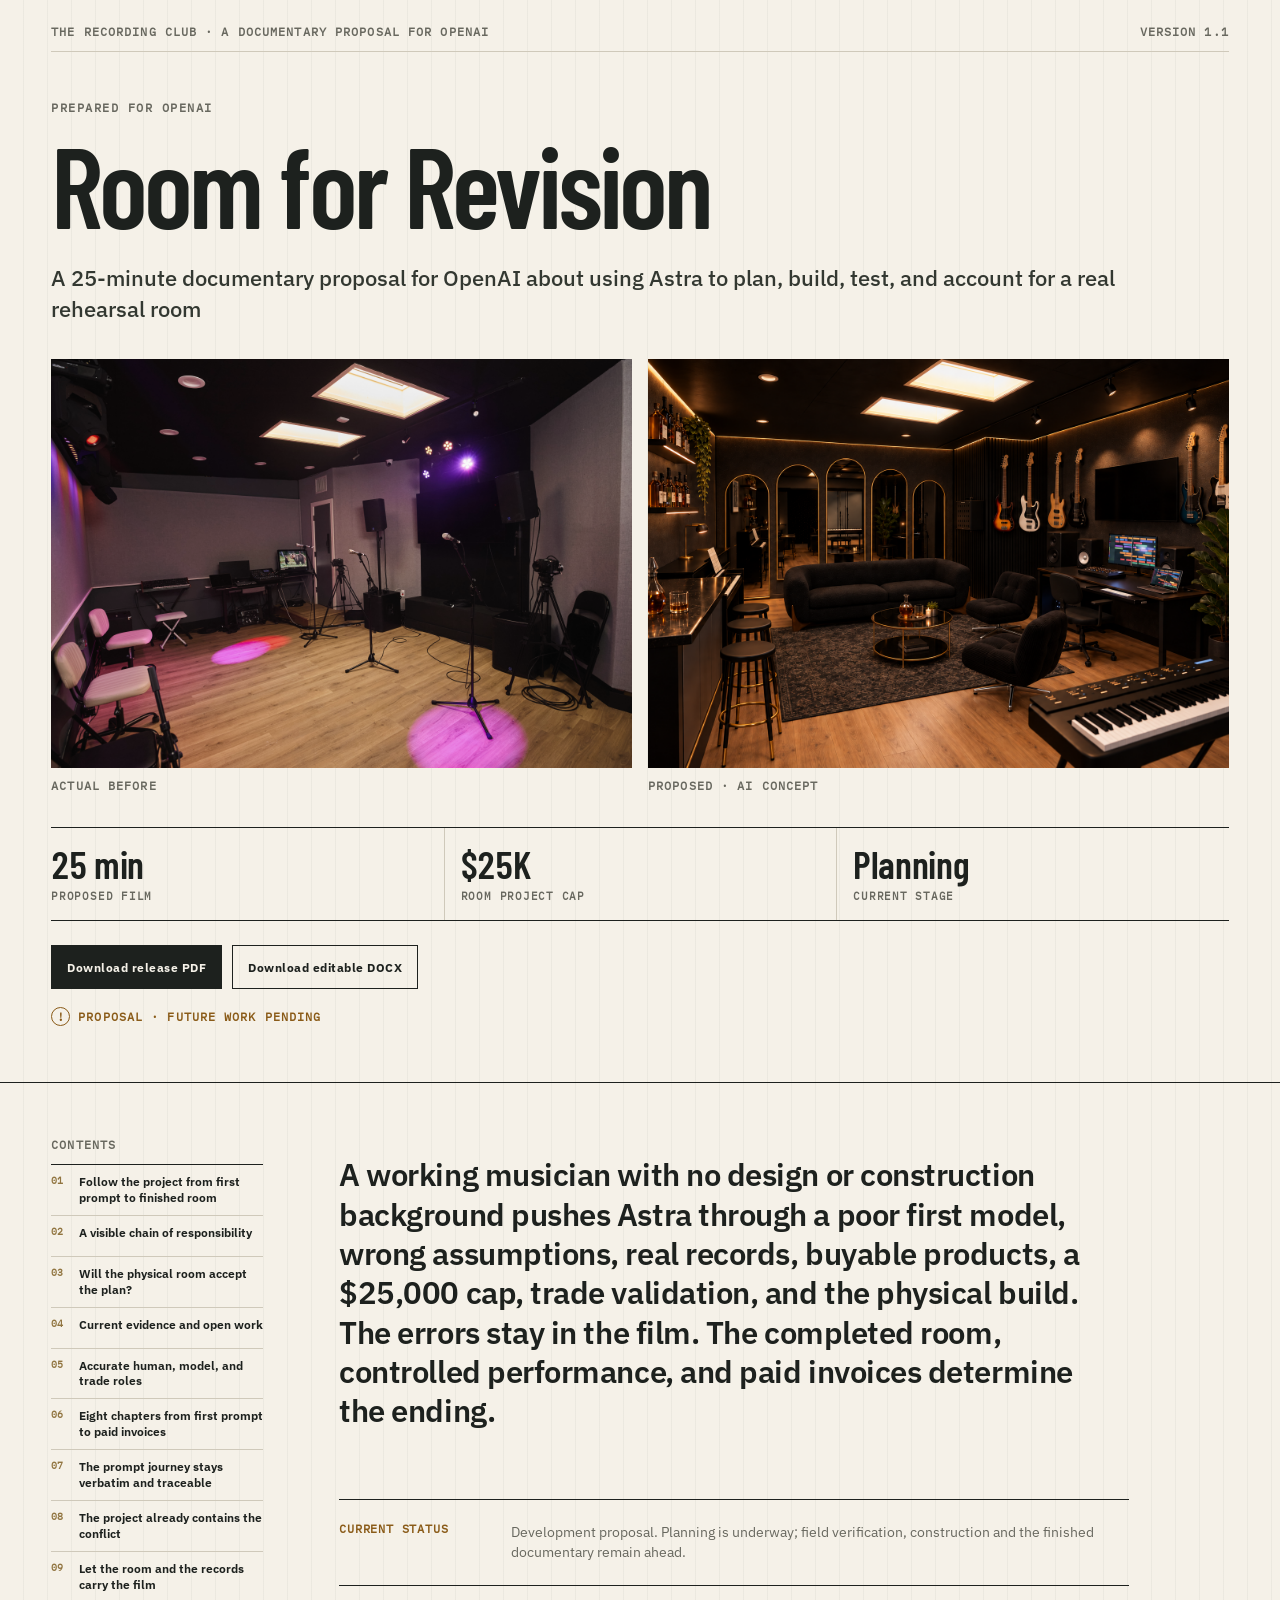
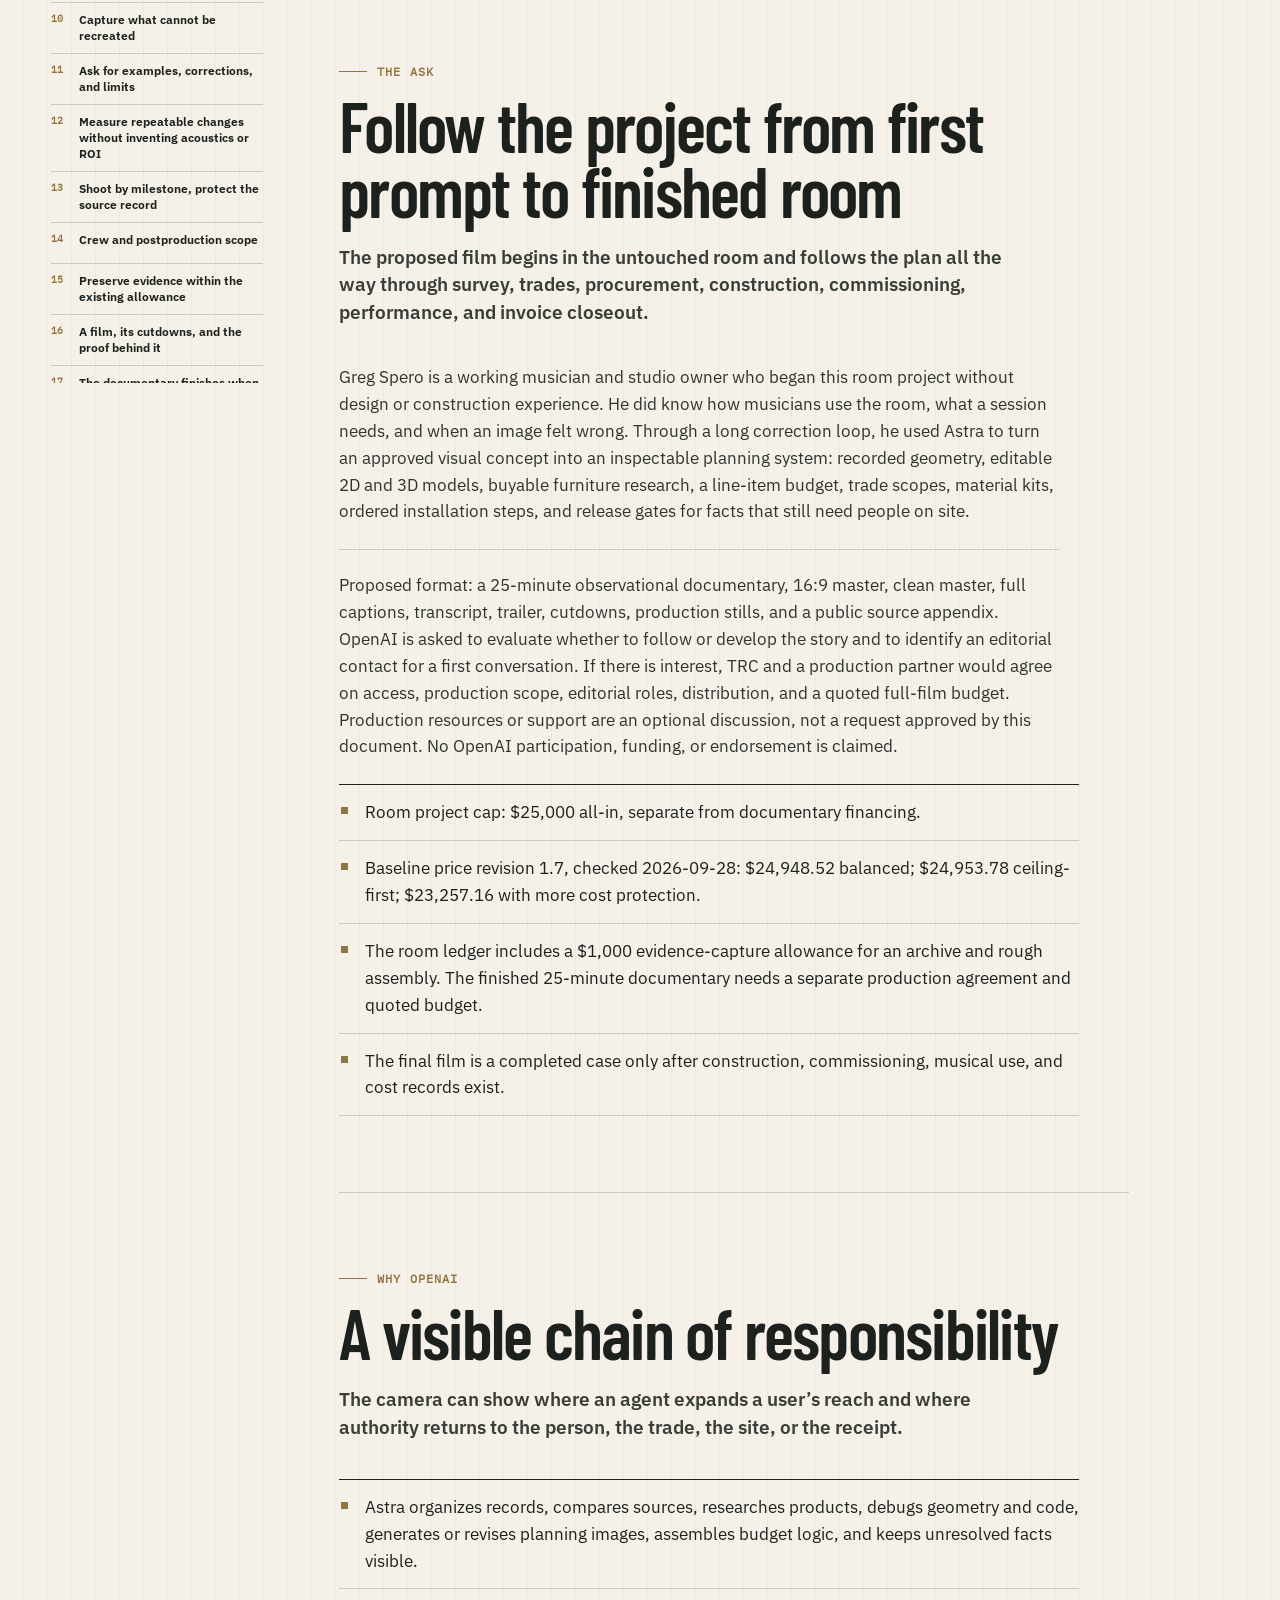
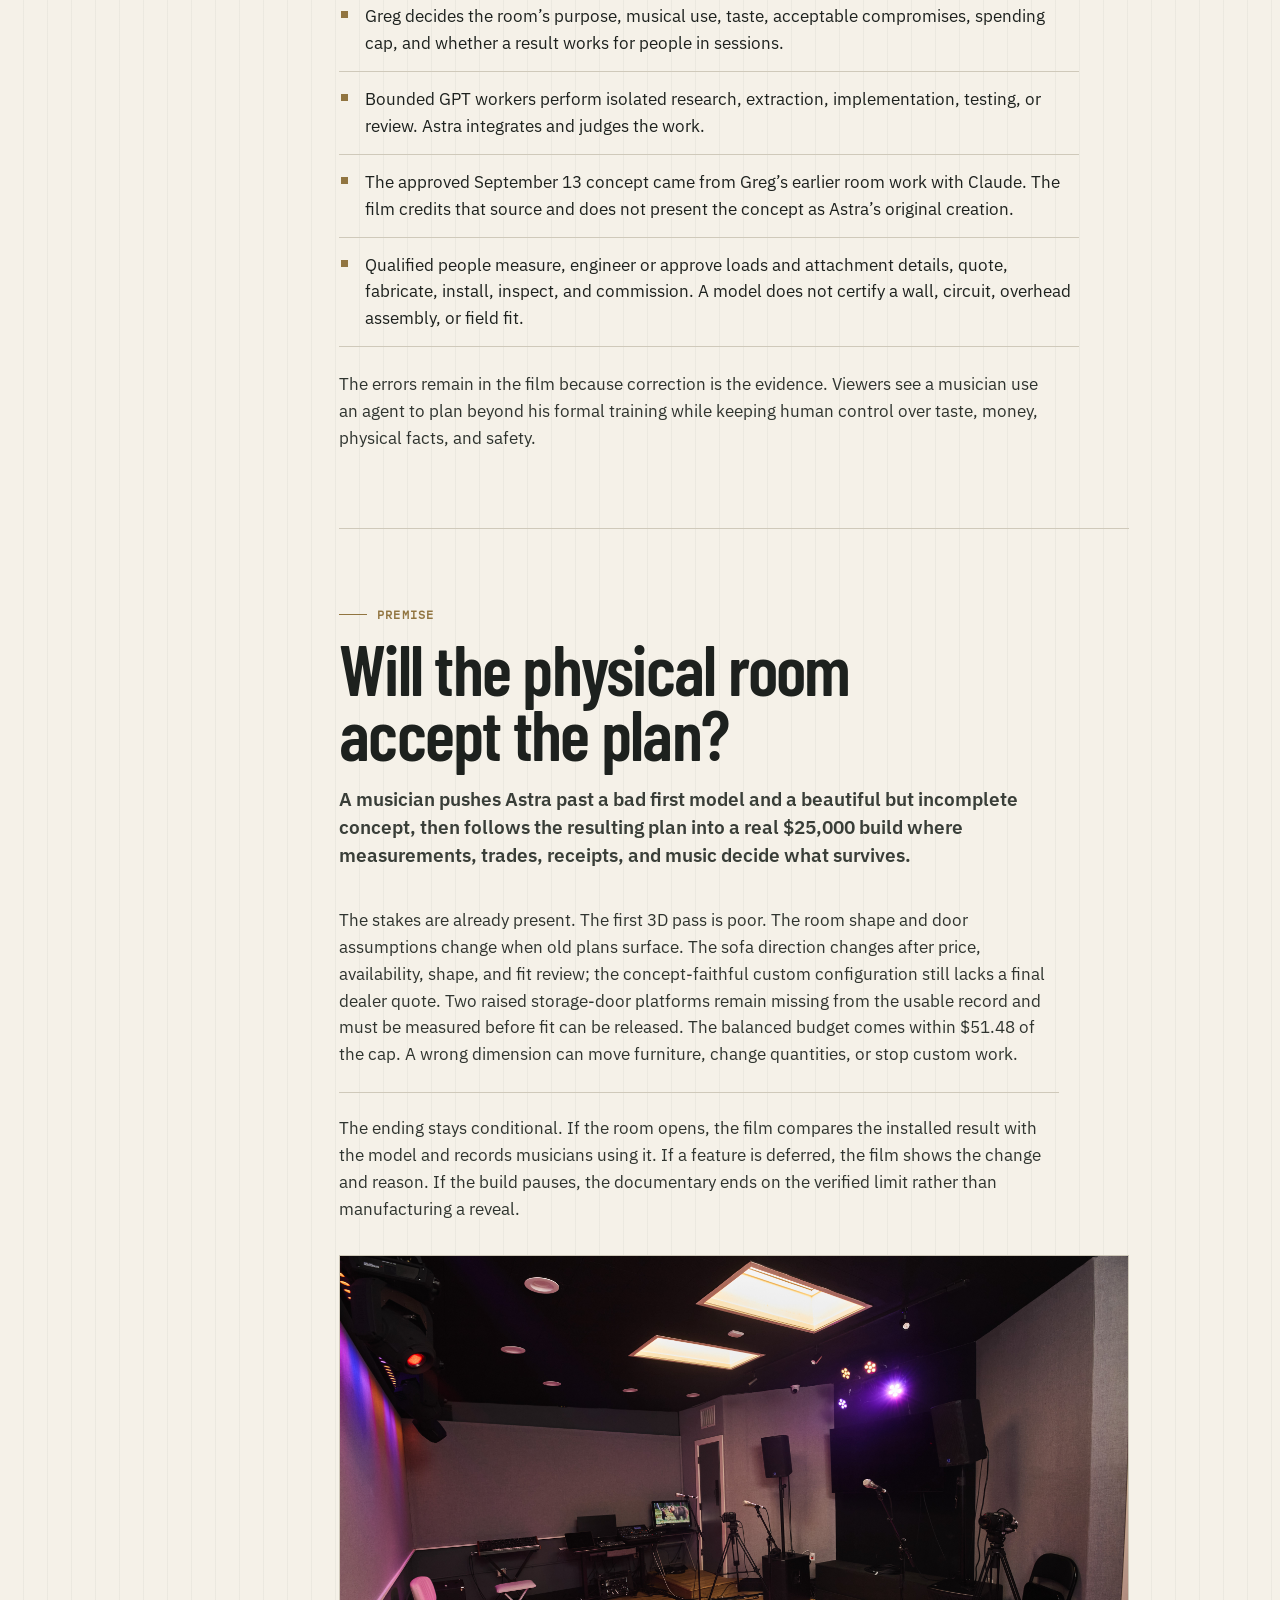
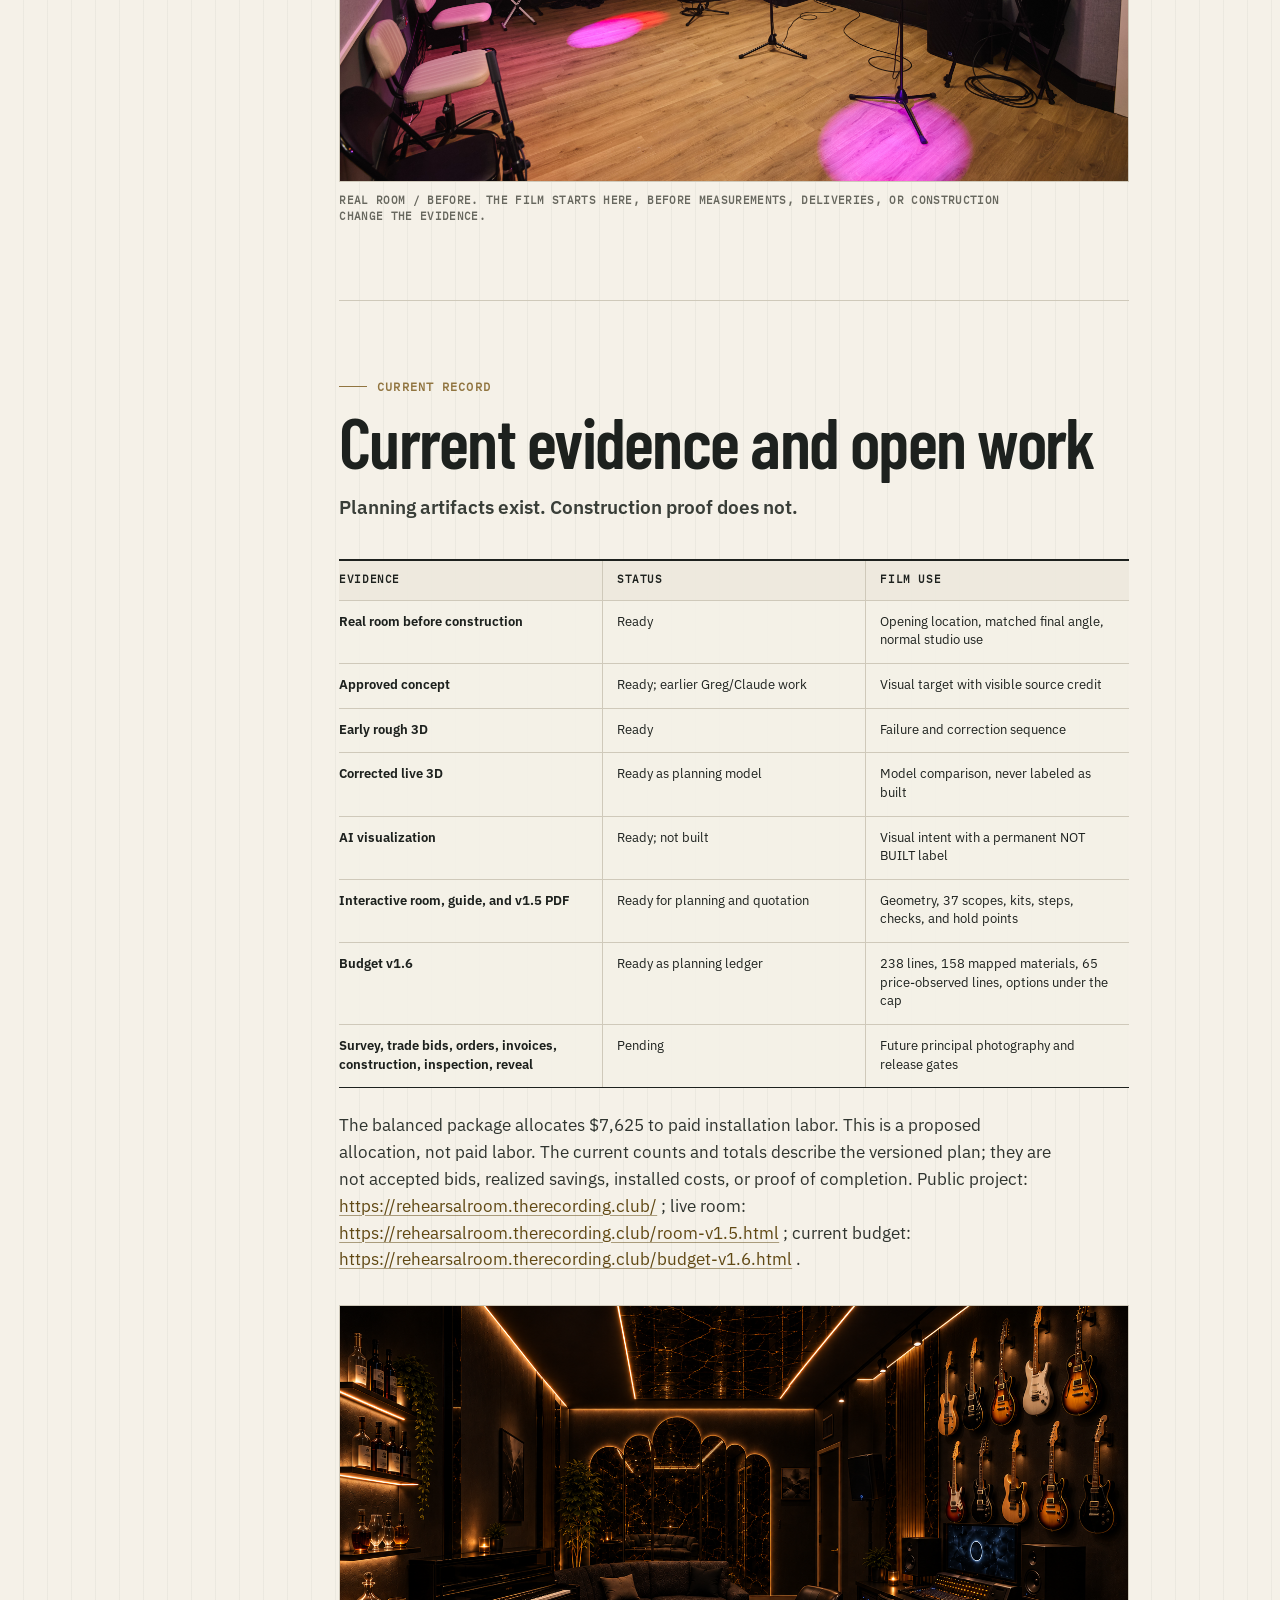
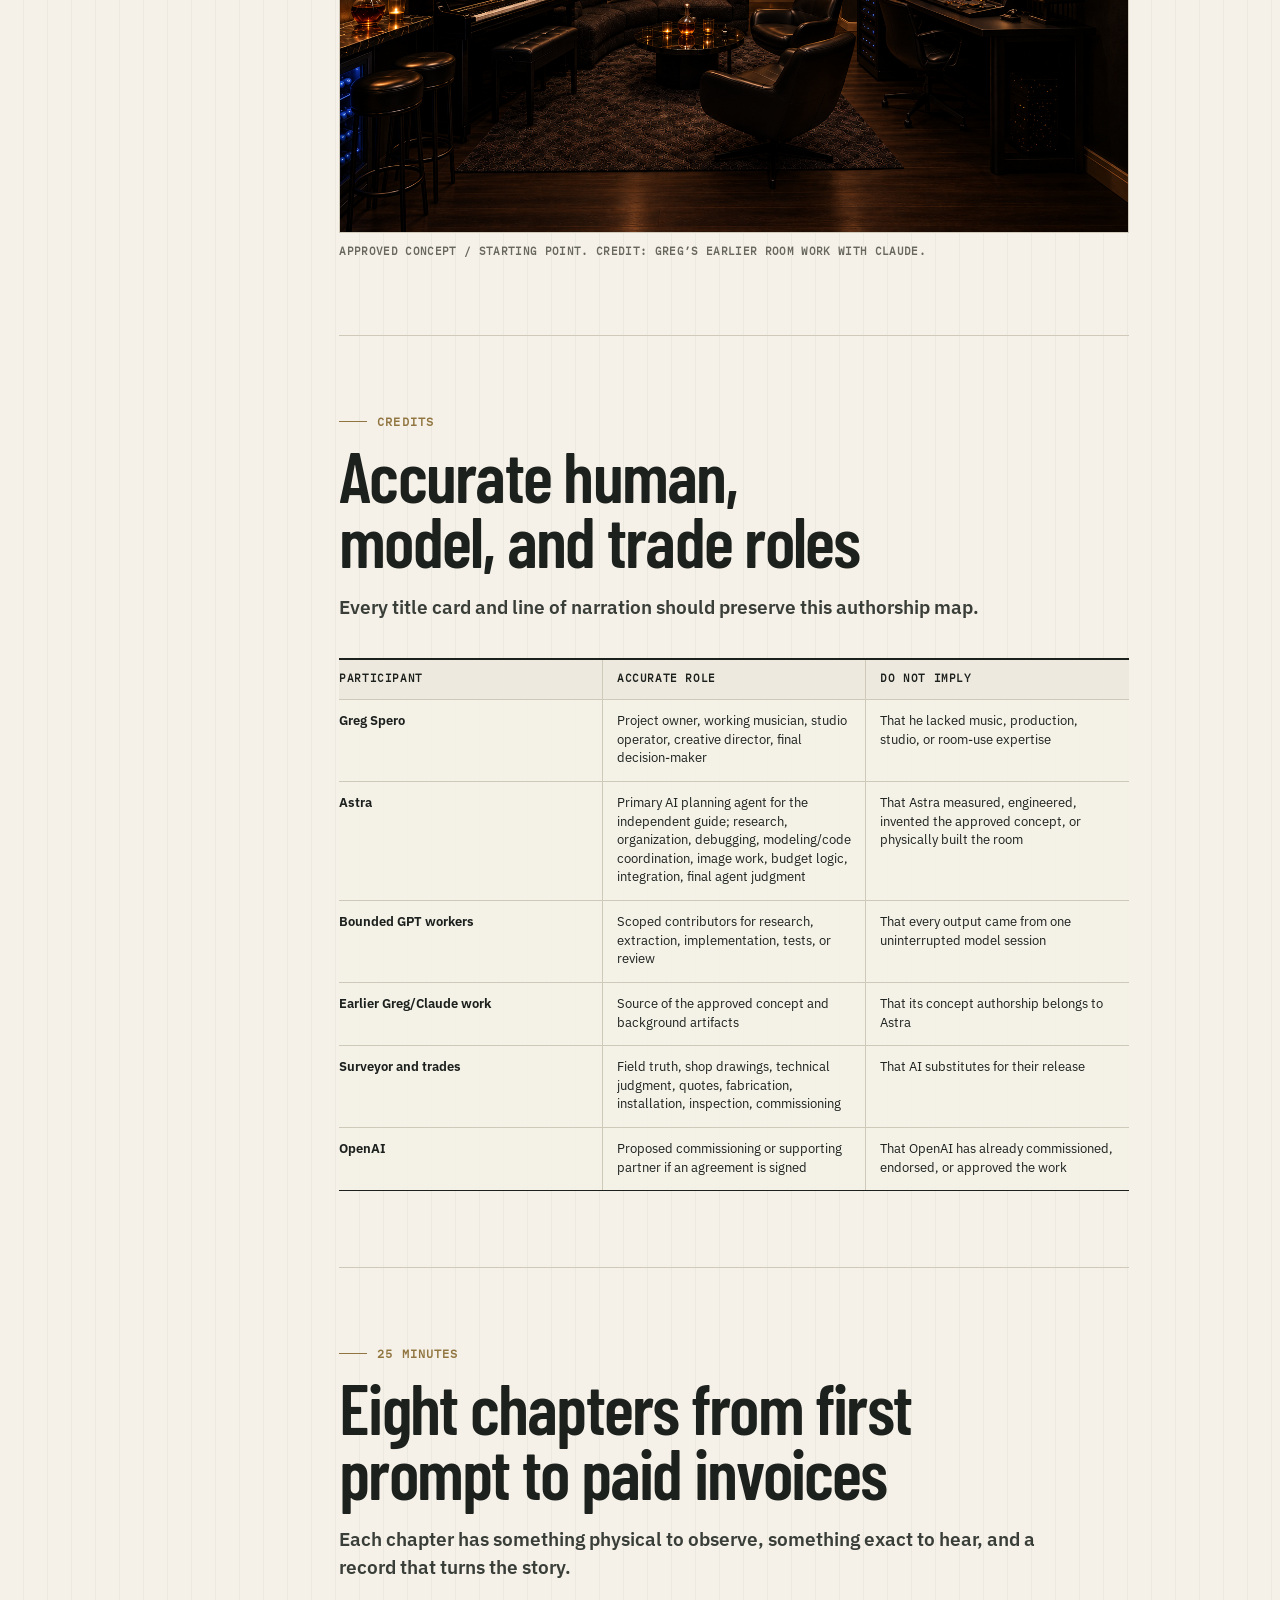
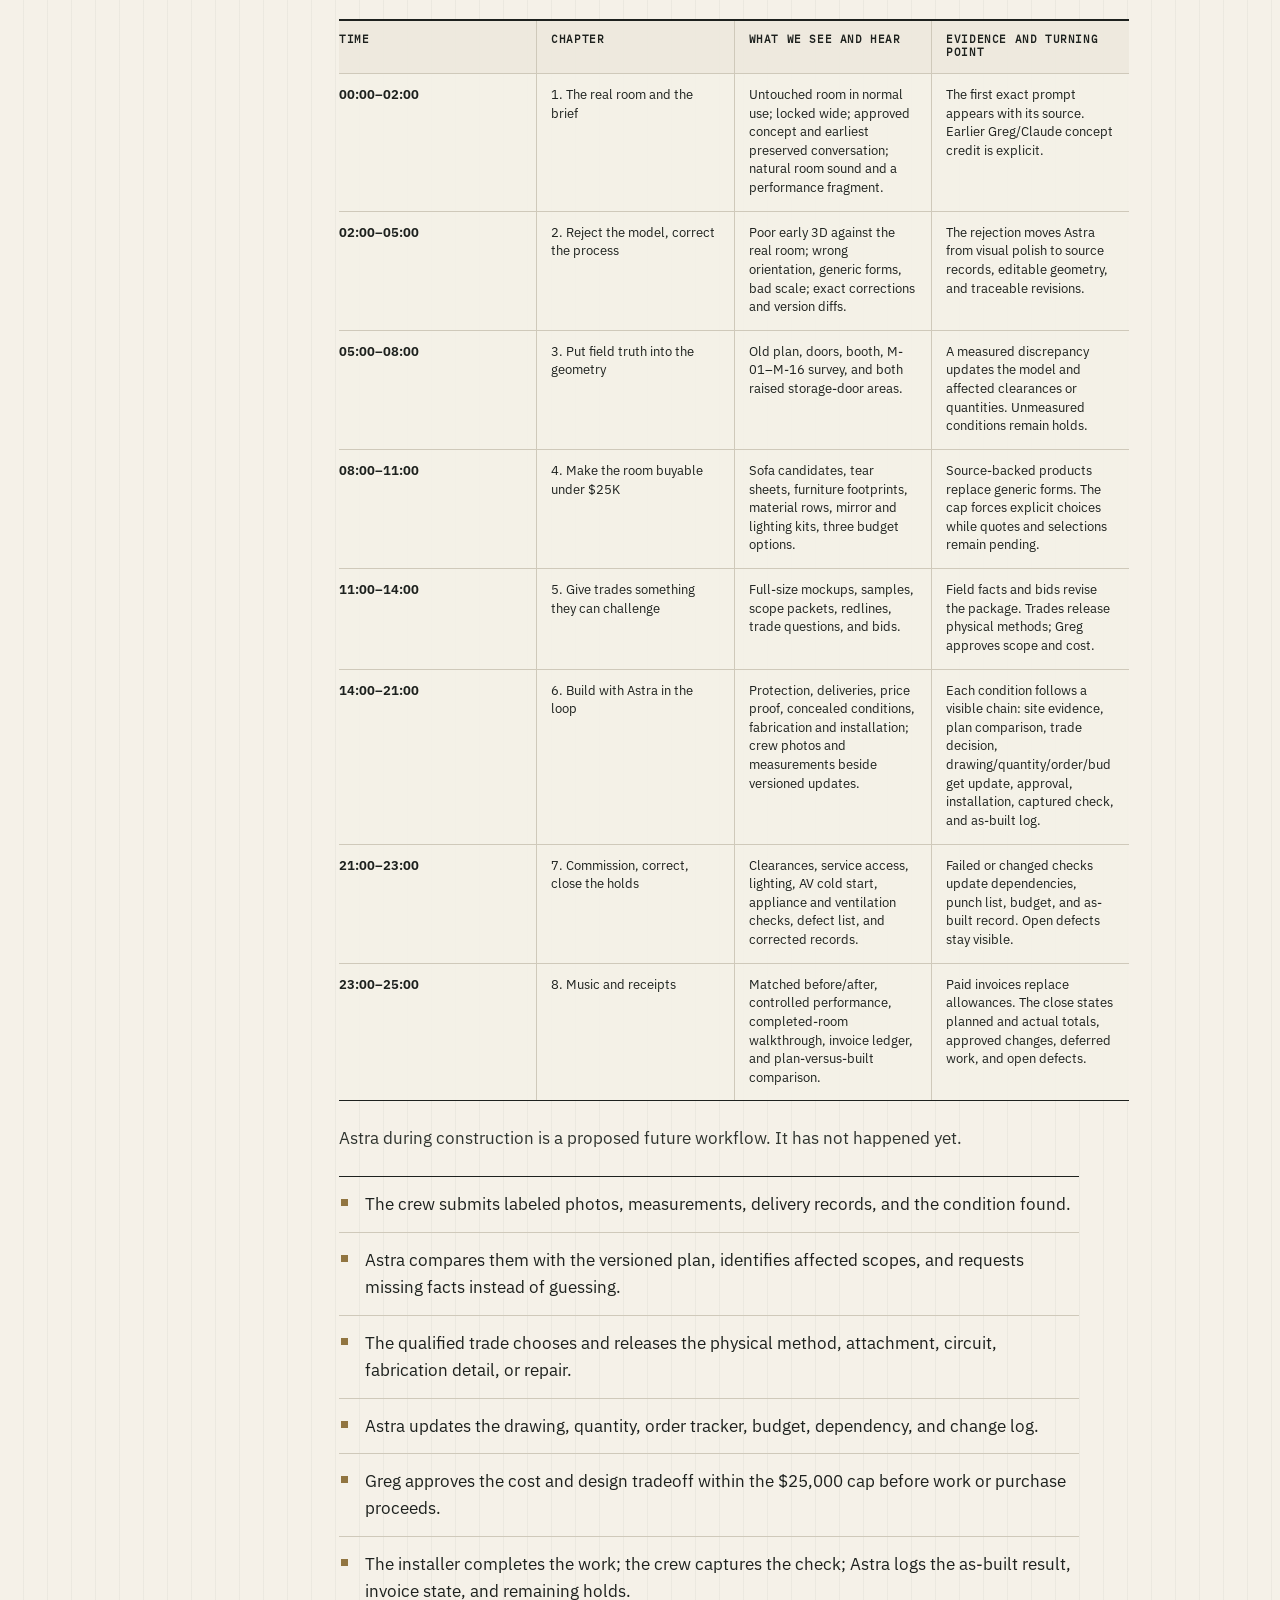
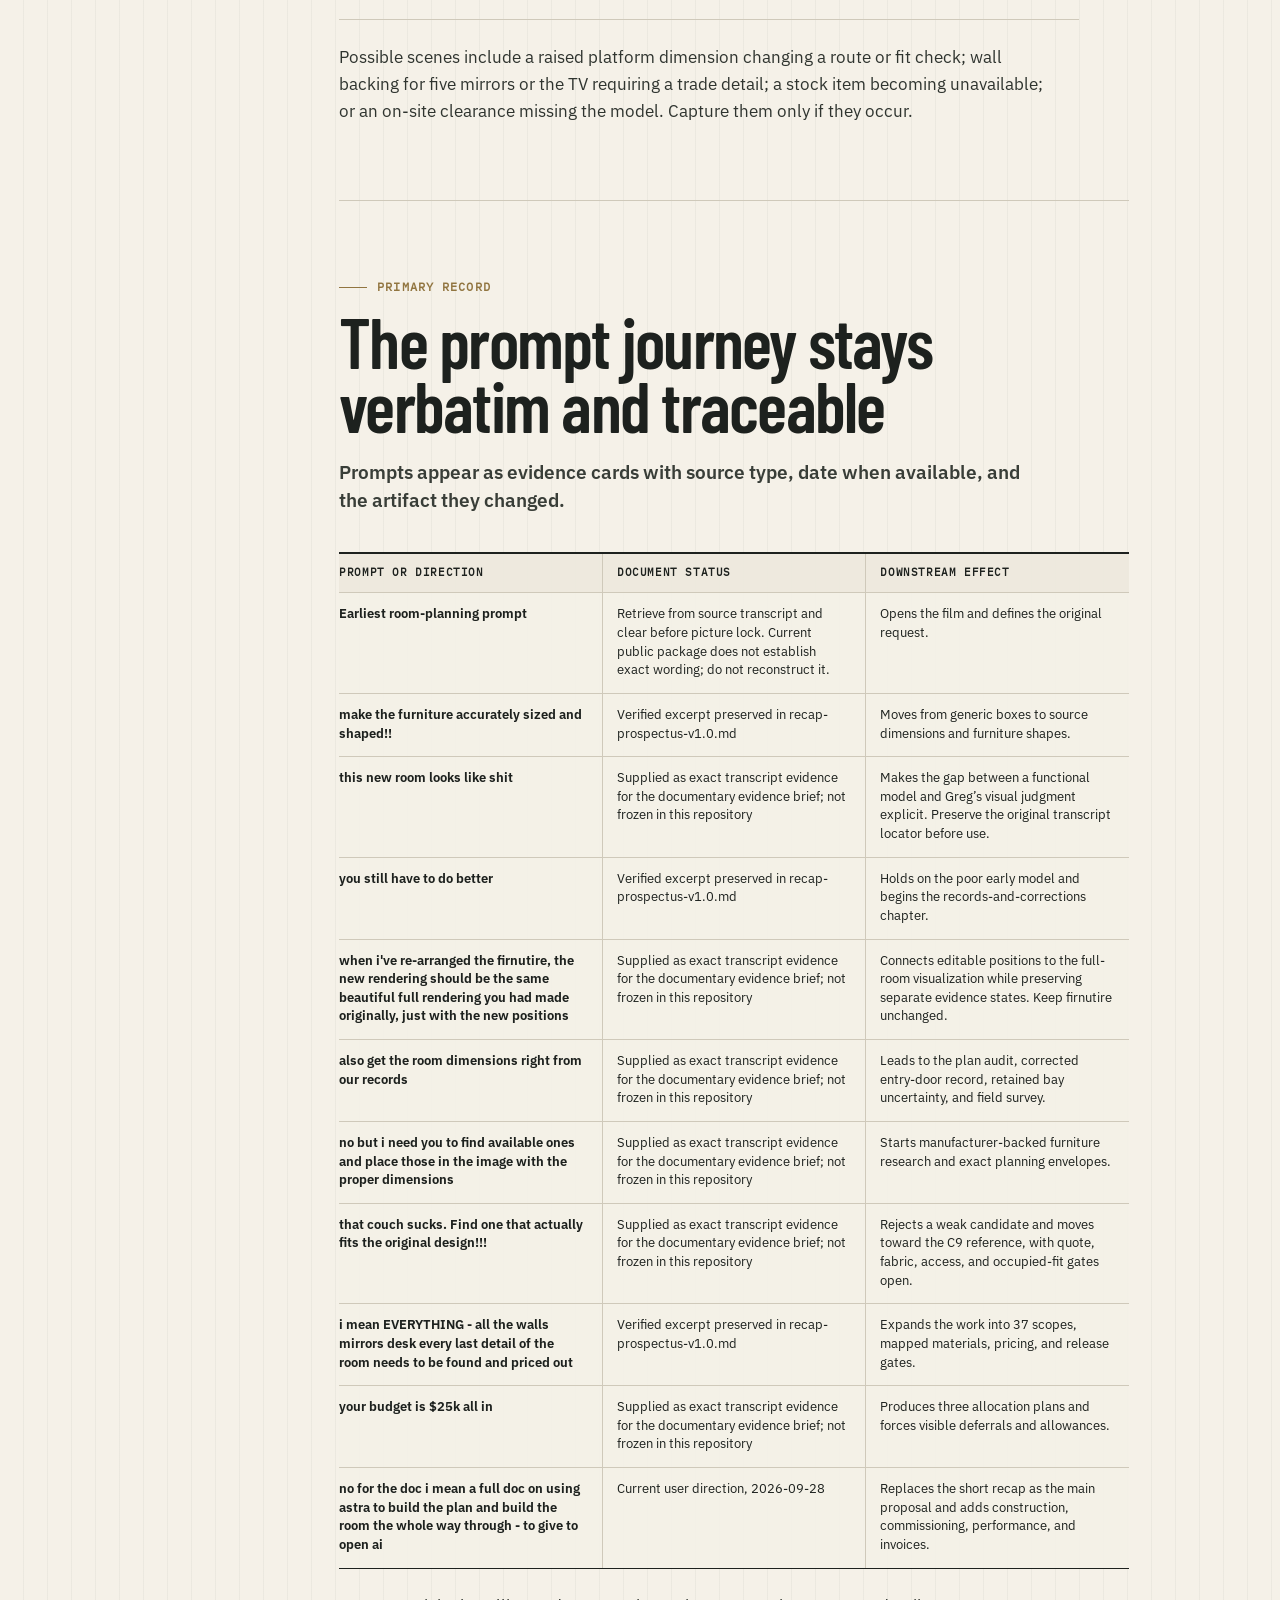
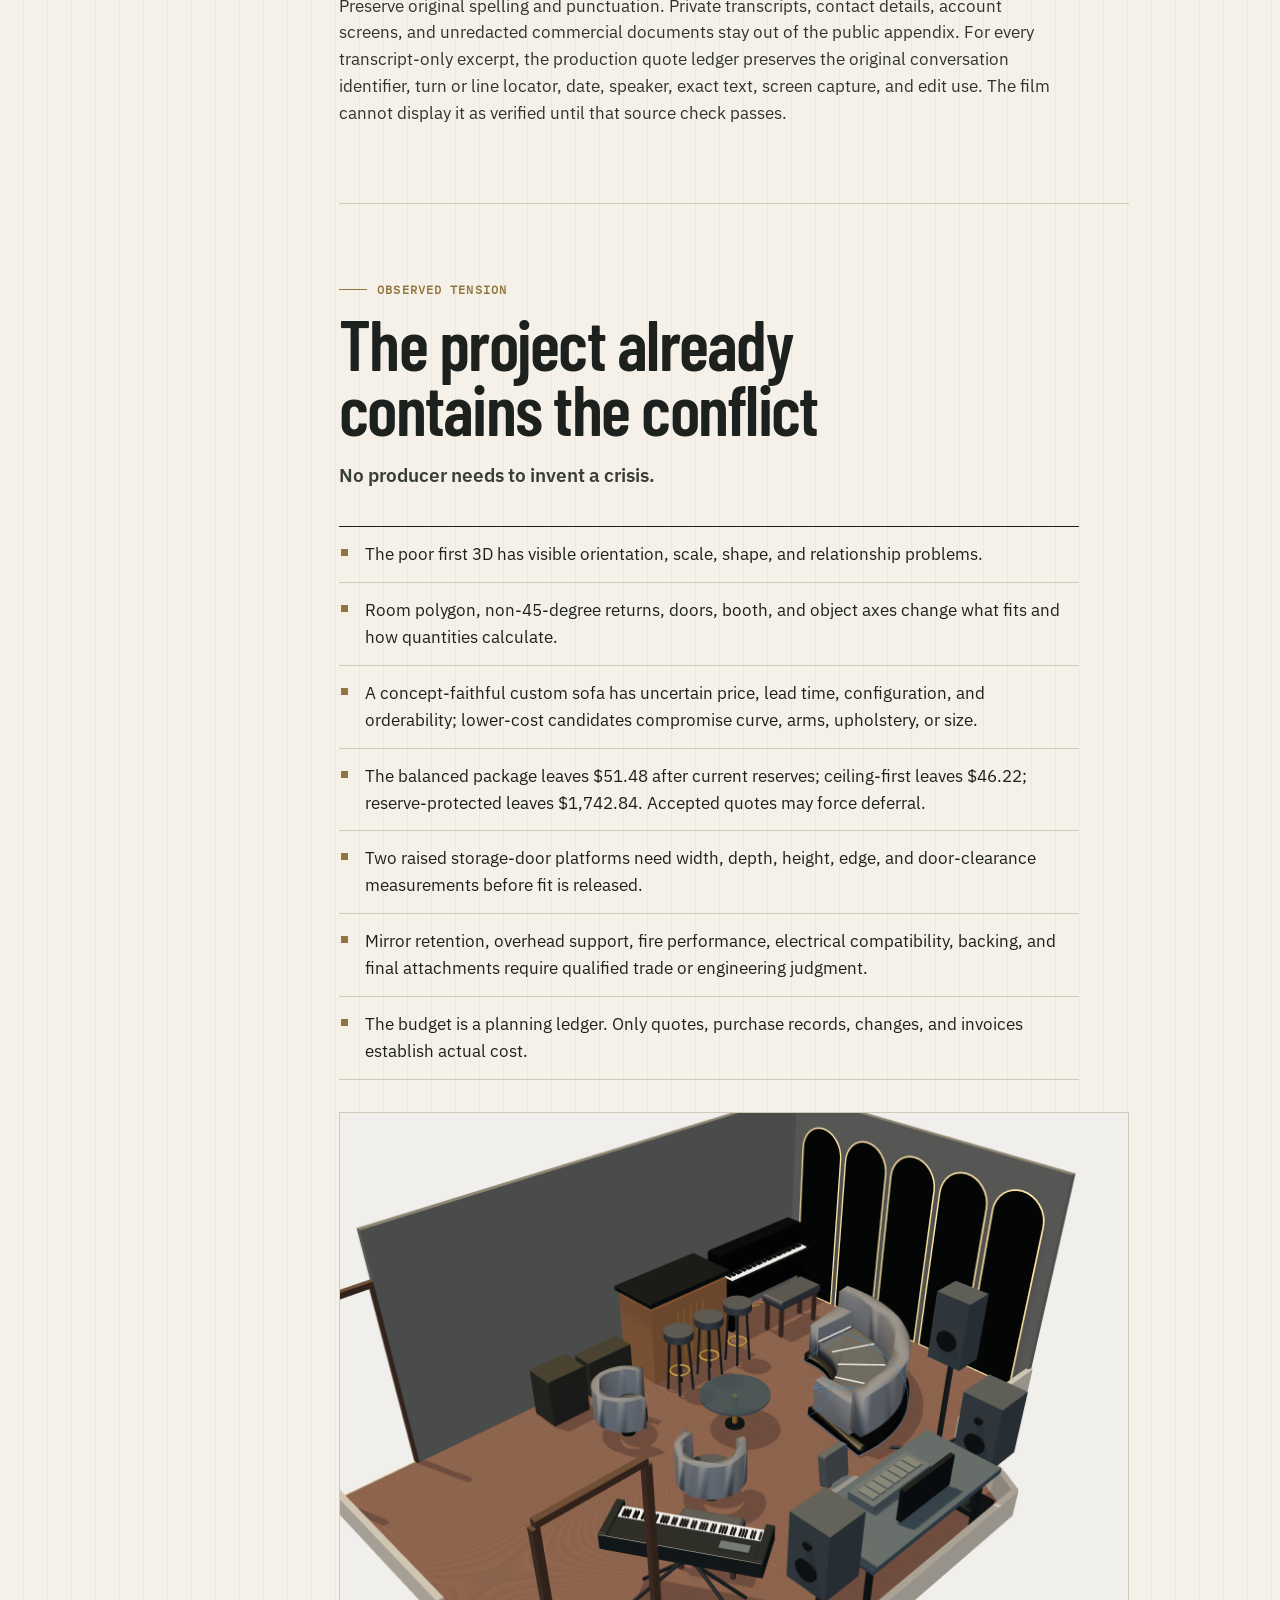
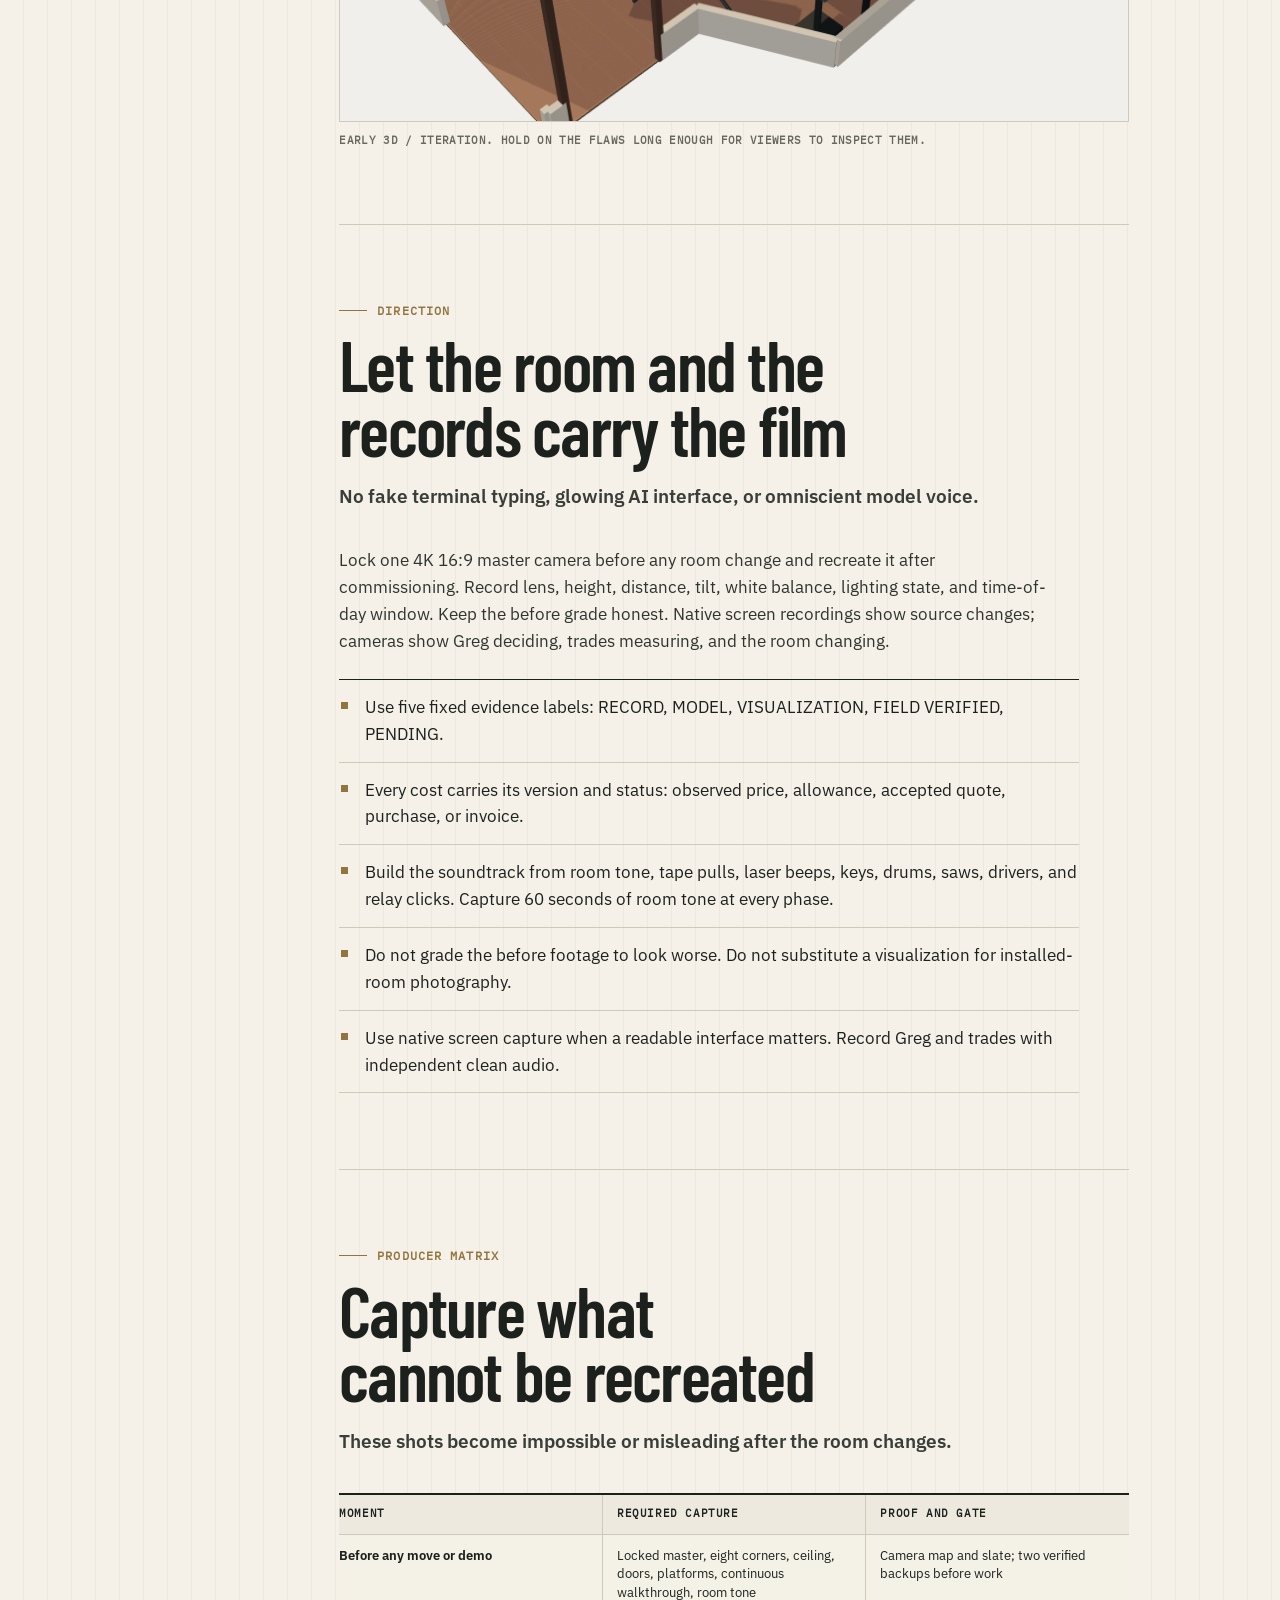
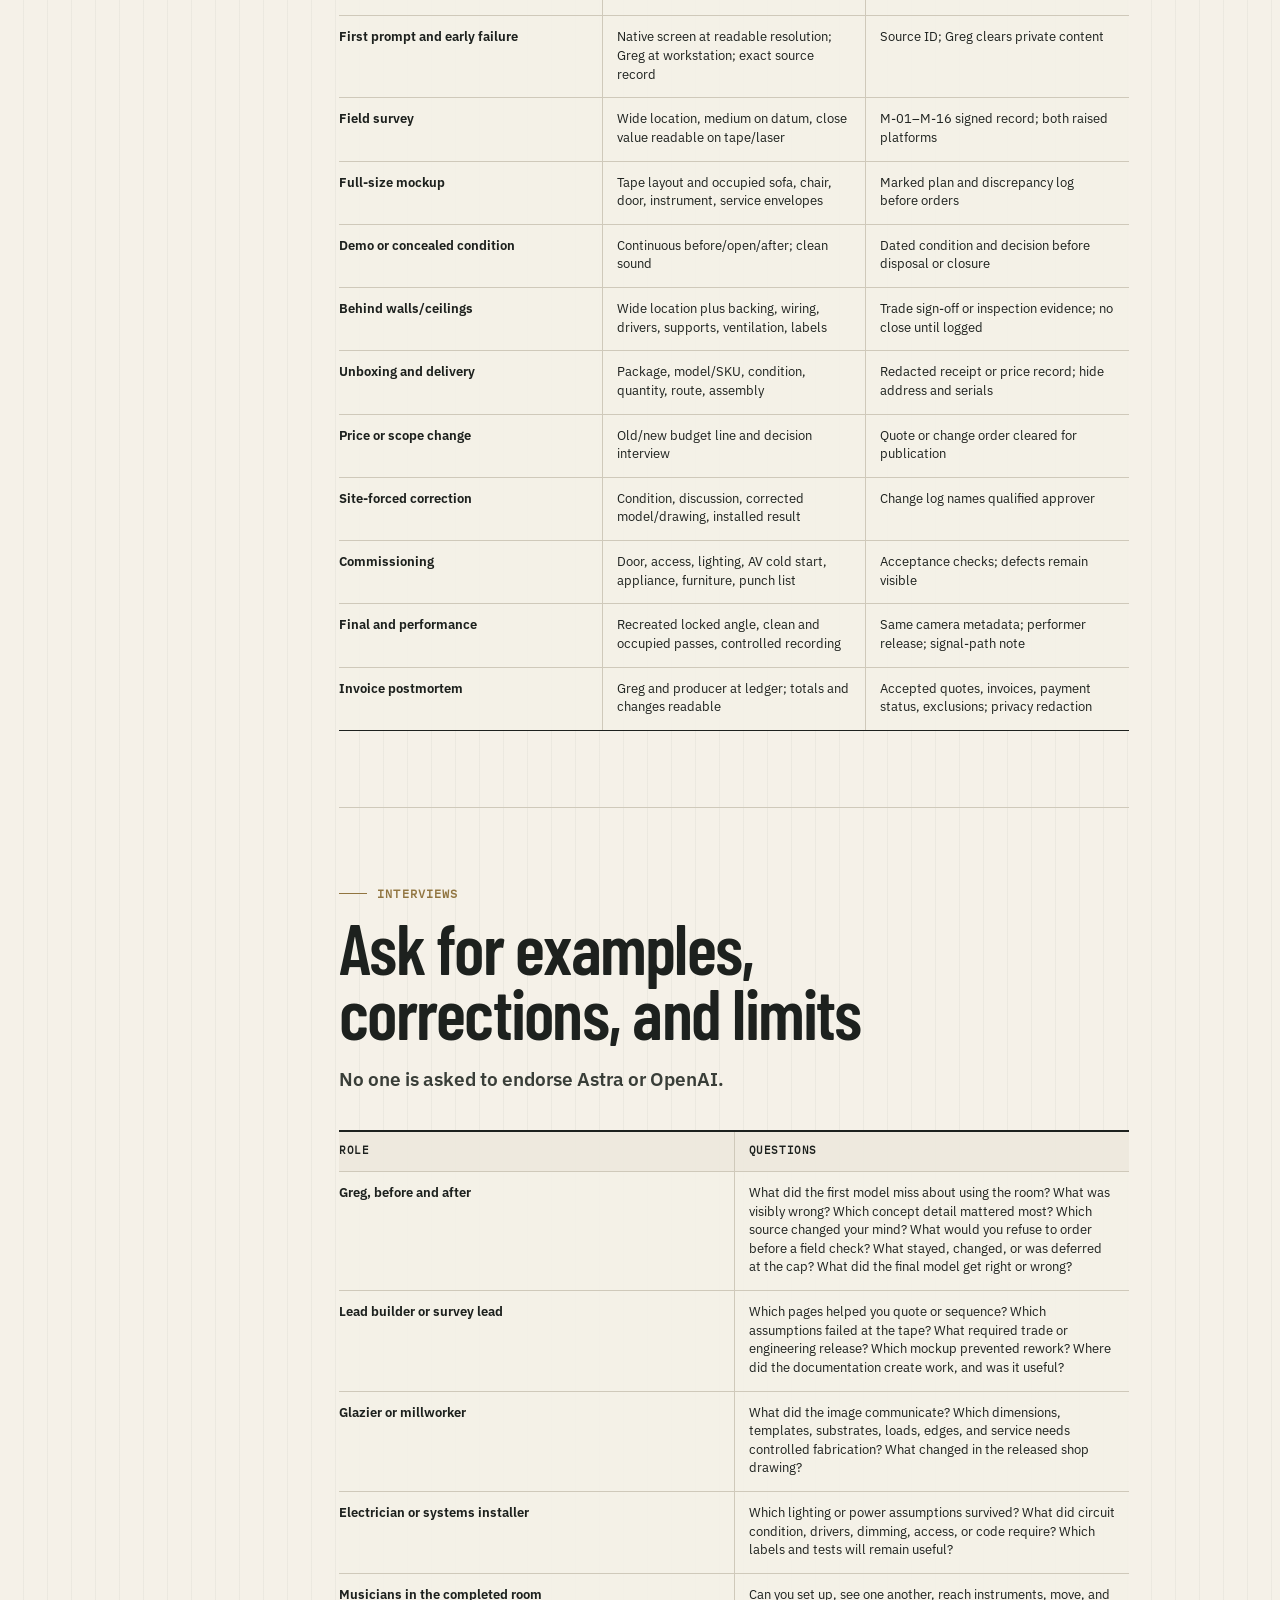
<file: astra-room-documentary-v1.0.html>
<!doctype html>
<html lang="en">
<head>
  <meta charset="utf-8">
  <meta name="viewport" content="width=device-width, initial-scale=1">
  <meta name="robots" content="noindex, nofollow, noarchive">
  <meta name="theme-color" content="#F5F1E8">
  <title>Room for Revision — documentary proposal for OpenAI</title>
  <meta name="description" content="A 25-minute documentary proposal for OpenAI about using Astra to plan, build, test, and account for a real rehearsal room">
  <link rel="preload" href="assets/barlow-condensed.woff2" as="font" type="font/woff2" crossorigin>
  <link rel="preload" href="assets/plex-sans.woff2" as="font" type="font/woff2" crossorigin>
  <link rel="stylesheet" href="documentary.css">
</head>
<body>
  <a class="skip-link" href="#document">Skip to proposal</a>
  <header class="proposal-cover">
    <div class="cover-topline"><span>The Recording Club · A documentary proposal for OpenAI</span><span>Version 1.1</span></div>
    <div class="cover-grid">
      <div class="cover-copy">
        <div class="recipient">Prepared for OpenAI</div>
        <h1>Room for Revision</h1>
        <div class="cover-subtitle">A 25-minute documentary proposal for OpenAI about using Astra to plan, build, test, and account for a real rehearsal room</div>
      </div>
      <div class="cover-visuals" aria-label="Actual room and proposed concept comparison">
        <figure class="cover-frame">
          <img src="assets/current-room.jpeg" alt="The actual rehearsal room before construction" width="6240" height="4160">
          <figcaption class="figure-label">Actual before</figcaption>
        </figure>
        <figure class="cover-frame">
          <img src="assets/room-budget-v1.6.png" alt="Proposed AI planning concept for the rehearsal room" width="1536" height="1024">
          <figcaption class="figure-label">Proposed · AI concept</figcaption>
        </figure>
      </div>
      <div class="cover-bottom">
        <div class="cover-facts" aria-label="Proposal facts">
          <div class="cover-fact"><strong>25 min</strong><span>Proposed film</span></div>
          <div class="cover-fact"><strong>$25K</strong><span>Room project cap</span></div>
          <div class="cover-fact"><strong>Planning</strong><span>Current stage</span></div>
        </div>
        <div class="cover-actions" aria-label="Document downloads">
          <a class="download-link" href="exports/astra-room-documentary-v1.1.pdf" download>Download release PDF</a>
          <a class="download-link" href="exports/astra-room-documentary-v1.1.docx" download>Download editable DOCX</a>
        </div>
        <div class="cover-status"><span class="status-mark" aria-hidden="true">!</span><span>Proposal · future work pending</span></div>
      </div>
    </div>
  </header>
  <div class="document-layout">
    <nav class="contents-rail" aria-label="Proposal contents">
      <span class="contents-title">Contents</span><ol><li><a href="#proposal">Follow the project from first prompt to finished room</a></li><li><a href="#why-openai">A visible chain of responsibility</a></li><li><a href="#premise">Will the physical room accept the plan?</a></li><li><a href="#evidence-now">Current evidence and open work</a></li><li><a href="#roles">Accurate human, model, and trade roles</a></li><li><a href="#story">Eight chapters from first prompt to paid invoices</a></li><li><a href="#prompts">The prompt journey stays verbatim and traceable</a></li><li><a href="#conflicts">The project already contains the conflict</a></li><li><a href="#style">Let the room and the records carry the film</a></li><li><a href="#capture-matrix">Capture what cannot be recreated</a></li><li><a href="#interviews">Ask for examples, corrections, and limits</a></li><li><a href="#metrics">Measure repeatable changes without inventing acoustics or ROI</a></li><li><a href="#production-control">Shoot by milestone, protect the source record</a></li><li><a href="#estimate">Crew and postproduction scope</a></li><li><a href="#fallback">Preserve evidence within the existing allowance</a></li><li><a href="#deliverables">A film, its cutdowns, and the proof behind it</a></li><li><a href="#release-gates">The documentary finishes when the evidence finishes</a></li></ol>
    </nav>
    <main class="document-main" id="document">
      <details class="mobile-contents"><summary>Contents · 17 sections</summary><ol><li><a href="#proposal">Follow the project from first prompt to finished room</a></li><li><a href="#why-openai">A visible chain of responsibility</a></li><li><a href="#premise">Will the physical room accept the plan?</a></li><li><a href="#evidence-now">Current evidence and open work</a></li><li><a href="#roles">Accurate human, model, and trade roles</a></li><li><a href="#story">Eight chapters from first prompt to paid invoices</a></li><li><a href="#prompts">The prompt journey stays verbatim and traceable</a></li><li><a href="#conflicts">The project already contains the conflict</a></li><li><a href="#style">Let the room and the records carry the film</a></li><li><a href="#capture-matrix">Capture what cannot be recreated</a></li><li><a href="#interviews">Ask for examples, corrections, and limits</a></li><li><a href="#metrics">Measure repeatable changes without inventing acoustics or ROI</a></li><li><a href="#production-control">Shoot by milestone, protect the source record</a></li><li><a href="#estimate">Crew and postproduction scope</a></li><li><a href="#fallback">Preserve evidence within the existing allowance</a></li><li><a href="#deliverables">A film, its cutdowns, and the proof behind it</a></li><li><a href="#release-gates">The documentary finishes when the evidence finishes</a></li></ol></details>
      <div class="document-deck">A working musician with no design or construction background pushes Astra through a poor first model, wrong assumptions, real records, buyable products, a $25,000 cap, trade validation, and the physical build. The errors stay in the film. The completed room, controlled performance, and paid invoices determine the ending.</div>
      <aside class="status-statement" aria-label="Current project status"><strong>Current status</strong><div>Development proposal. Planning is underway; field verification, construction and the finished documentary remain ahead.</div></aside>
      <section class="proposal-section" id="proposal"><div class="section-kicker">The ask</div><h2>Follow the project from first prompt to finished room</h2><div class="section-lead">The proposed film begins in the untouched room and follows the plan all the way through survey, trades, procurement, construction, commissioning, performance, and invoice closeout.</div><div class="section-body"><div class="text-block">Greg Spero is a working musician and studio owner who began this room project without design or construction experience. He did know how musicians use the room, what a session needs, and when an image felt wrong. Through a long correction loop, he used Astra to turn an approved visual concept into an inspectable planning system: recorded geometry, editable 2D and 3D models, buyable furniture research, a line-item budget, trade scopes, material kits, ordered installation steps, and release gates for facts that still need people on site.</div><div class="text-block">Proposed format: a 25-minute observational documentary, 16:9 master, clean master, full captions, transcript, trailer, cutdowns, production stills, and a public source appendix. OpenAI is asked to evaluate whether to follow or develop the story and to identify an editorial contact for a first conversation. If there is interest, TRC and a production partner would agree on access, production scope, editorial roles, distribution, and a quoted full-film budget. Production resources or support are an optional discussion, not a request approved by this document. No OpenAI participation, funding, or endorsement is claimed.</div><ul class="document-list"><li>Room project cap: $25,000 all-in, separate from documentary financing.</li><li>Baseline price revision 1.7, checked 2026-09-28: $24,948.52 balanced; $24,953.78 ceiling-first; $23,257.16 with more cost protection.</li><li>The room ledger includes a $1,000 evidence-capture allowance for an archive and rough assembly. The finished 25-minute documentary needs a separate production agreement and quoted budget.</li><li>The final film is a completed case only after construction, commissioning, musical use, and cost records exist.</li></ul></div></section><section class="proposal-section" id="why-openai"><div class="section-kicker">Why OpenAI</div><h2>A visible chain of responsibility</h2><div class="section-lead">The camera can show where an agent expands a user’s reach and where authority returns to the person, the trade, the site, or the receipt.</div><div class="section-body"><ul class="document-list"><li>Astra organizes records, compares sources, researches products, debugs geometry and code, generates or revises planning images, assembles budget logic, and keeps unresolved facts visible.</li><li>Greg decides the room’s purpose, musical use, taste, acceptable compromises, spending cap, and whether a result works for people in sessions.</li><li>Bounded GPT workers perform isolated research, extraction, implementation, testing, or review. Astra integrates and judges the work.</li><li>The approved September 13 concept came from Greg’s earlier room work with Claude. The film credits that source and does not present the concept as Astra’s original creation.</li><li>Qualified people measure, engineer or approve loads and attachment details, quote, fabricate, install, inspect, and commission. A model does not certify a wall, circuit, overhead assembly, or field fit.</li></ul><div class="text-block">The errors remain in the film because correction is the evidence. Viewers see a musician use an agent to plan beyond his formal training while keeping human control over taste, money, physical facts, and safety.</div></div></section><section class="proposal-section" id="premise"><div class="section-kicker">Premise</div><h2>Will the physical room accept the plan?</h2><div class="section-lead">A musician pushes Astra past a bad first model and a beautiful but incomplete concept, then follows the resulting plan into a real $25,000 build where measurements, trades, receipts, and music decide what survives.</div><div class="section-body"><div class="text-block">The stakes are already present. The first 3D pass is poor. The room shape and door assumptions change when old plans surface. The sofa direction changes after price, availability, shape, and fit review; the concept-faithful custom configuration still lacks a final dealer quote. Two raised storage-door platforms remain missing from the usable record and must be measured before fit can be released. The balanced budget comes within $51.48 of the cap. A wrong dimension can move furniture, change quantities, or stop custom work.</div><div class="text-block">The ending stays conditional. If the room opens, the film compares the installed result with the model and records musicians using it. If a feature is deferred, the film shows the change and reason. If the build pauses, the documentary ends on the verified limit rather than manufacturing a reveal.</div><figure class="story-figure"><img src="assets/current-room.jpeg" alt="REAL ROOM / BEFORE" width="6240" height="4160" loading="lazy"><figcaption>REAL ROOM / BEFORE. The film starts here, before measurements, deliveries, or construction change the evidence.</figcaption></figure></div></section><section class="proposal-section" id="evidence-now"><div class="section-kicker">Current record</div><h2>Current evidence and open work</h2><div class="section-lead">Planning artifacts exist. Construction proof does not.</div><div class="section-body"><div class="table-region" role="region" aria-labelledby="table-4-1" tabindex="0"><div class="table-label" id="table-4-1">Evidence matrix; scroll horizontally on small screens.</div><table><thead><tr><th scope="col">Evidence</th><th scope="col">Status</th><th scope="col">Film use</th></tr></thead><tbody><tr><td>Real room before construction</td><td>Ready</td><td>Opening location, matched final angle, normal studio use</td></tr><tr><td>Approved concept</td><td>Ready; earlier Greg/Claude work</td><td>Visual target with visible source credit</td></tr><tr><td>Early rough 3D</td><td>Ready</td><td>Failure and correction sequence</td></tr><tr><td>Corrected live 3D</td><td>Ready as planning model</td><td>Model comparison, never labeled as built</td></tr><tr><td>AI visualization</td><td>Ready; not built</td><td>Visual intent with a permanent NOT BUILT label</td></tr><tr><td>Interactive room, guide, and v1.5 PDF</td><td>Ready for planning and quotation</td><td>Geometry, 37 scopes, kits, steps, checks, and hold points</td></tr><tr><td>Budget v1.6</td><td>Ready as planning ledger</td><td>238 lines, 158 mapped materials, 65 price-observed lines, options under the cap</td></tr><tr><td>Survey, trade bids, orders, invoices, construction, inspection, reveal</td><td>Pending</td><td>Future principal photography and release gates</td></tr></tbody></table></div><div class="text-block">The balanced package allocates $7,625 to paid installation labor. This is a proposed allocation, not paid labor. The current counts and totals describe the versioned plan; they are not accepted bids, realized savings, installed costs, or proof of completion. Public project: <a href="https://rehearsalroom.therecording.club/" rel="noopener noreferrer">https://rehearsalroom.therecording.club/</a> ; live room: <a href="https://rehearsalroom.therecording.club/room-v1.5.html" rel="noopener noreferrer">https://rehearsalroom.therecording.club/room-v1.5.html</a> ; current budget: <a href="https://rehearsalroom.therecording.club/budget-v1.6.html" rel="noopener noreferrer">https://rehearsalroom.therecording.club/budget-v1.6.html</a> .</div><figure class="story-figure"><img src="assets/approved-concept.png" alt="APPROVED CONCEPT / STARTING POINT" width="1536" height="1024" loading="lazy"><figcaption>APPROVED CONCEPT / STARTING POINT. Credit: Greg’s earlier room work with Claude.</figcaption></figure></div></section><section class="proposal-section" id="roles"><div class="section-kicker">Credits</div><h2>Accurate human, model, and trade roles</h2><div class="section-lead">Every title card and line of narration should preserve this authorship map.</div><div class="section-body"><div class="table-region" role="region" aria-labelledby="table-5-1" tabindex="0"><div class="table-label" id="table-5-1">Participant matrix; scroll horizontally on small screens.</div><table><thead><tr><th scope="col">Participant</th><th scope="col">Accurate role</th><th scope="col">Do not imply</th></tr></thead><tbody><tr><td>Greg Spero</td><td>Project owner, working musician, studio operator, creative director, final decision-maker</td><td>That he lacked music, production, studio, or room-use expertise</td></tr><tr><td>Astra</td><td>Primary AI planning agent for the independent guide; research, organization, debugging, modeling/code coordination, image work, budget logic, integration, final agent judgment</td><td>That Astra measured, engineered, invented the approved concept, or physically built the room</td></tr><tr><td>Bounded GPT workers</td><td>Scoped contributors for research, extraction, implementation, tests, or review</td><td>That every output came from one uninterrupted model session</td></tr><tr><td>Earlier Greg/Claude work</td><td>Source of the approved concept and background artifacts</td><td>That its concept authorship belongs to Astra</td></tr><tr><td>Surveyor and trades</td><td>Field truth, shop drawings, technical judgment, quotes, fabrication, installation, inspection, commissioning</td><td>That AI substitutes for their release</td></tr><tr><td>OpenAI</td><td>Proposed commissioning or supporting partner if an agreement is signed</td><td>That OpenAI has already commissioned, endorsed, or approved the work</td></tr></tbody></table></div></div></section><section class="proposal-section" id="story"><div class="section-kicker">25 minutes</div><h2>Eight chapters from first prompt to paid invoices</h2><div class="section-lead">Each chapter has something physical to observe, something exact to hear, and a record that turns the story.</div><div class="section-body"><div class="table-region" role="region" aria-labelledby="table-6-1" tabindex="0"><div class="table-label" id="table-6-1">Time matrix; scroll horizontally on small screens.</div><table><thead><tr><th scope="col">Time</th><th scope="col">Chapter</th><th scope="col">What we see and hear</th><th scope="col">Evidence and turning point</th></tr></thead><tbody><tr><td>00:00–02:00</td><td>1. The real room and the brief</td><td>Untouched room in normal use; locked wide; approved concept and earliest preserved conversation; natural room sound and a performance fragment.</td><td>The first exact prompt appears with its source. Earlier Greg/Claude concept credit is explicit.</td></tr><tr><td>02:00–05:00</td><td>2. Reject the model, correct the process</td><td>Poor early 3D against the real room; wrong orientation, generic forms, bad scale; exact corrections and version diffs.</td><td>The rejection moves Astra from visual polish to source records, editable geometry, and traceable revisions.</td></tr><tr><td>05:00–08:00</td><td>3. Put field truth into the geometry</td><td>Old plan, doors, booth, M-01–M-16 survey, and both raised storage-door areas.</td><td>A measured discrepancy updates the model and affected clearances or quantities. Unmeasured conditions remain holds.</td></tr><tr><td>08:00–11:00</td><td>4. Make the room buyable under $25K</td><td>Sofa candidates, tear sheets, furniture footprints, material rows, mirror and lighting kits, three budget options.</td><td>Source-backed products replace generic forms. The cap forces explicit choices while quotes and selections remain pending.</td></tr><tr><td>11:00–14:00</td><td>5. Give trades something they can challenge</td><td>Full-size mockups, samples, scope packets, redlines, trade questions, and bids.</td><td>Field facts and bids revise the package. Trades release physical methods; Greg approves scope and cost.</td></tr><tr><td>14:00–21:00</td><td>6. Build with Astra in the loop</td><td>Protection, deliveries, price proof, concealed conditions, fabrication and installation; crew photos and measurements beside versioned updates.</td><td>Each condition follows a visible chain: site evidence, plan comparison, trade decision, drawing/quantity/order/budget update, approval, installation, captured check, and as-built log.</td></tr><tr><td>21:00–23:00</td><td>7. Commission, correct, close the holds</td><td>Clearances, service access, lighting, AV cold start, appliance and ventilation checks, defect list, and corrected records.</td><td>Failed or changed checks update dependencies, punch list, budget, and as-built record. Open defects stay visible.</td></tr><tr><td>23:00–25:00</td><td>8. Music and receipts</td><td>Matched before/after, controlled performance, completed-room walkthrough, invoice ledger, and plan-versus-built comparison.</td><td>Paid invoices replace allowances. The close states planned and actual totals, approved changes, deferred work, and open defects.</td></tr></tbody></table></div><div class="text-block">Astra during construction is a proposed future workflow. It has not happened yet.</div><ul class="document-list"><li>The crew submits labeled photos, measurements, delivery records, and the condition found.</li><li>Astra compares them with the versioned plan, identifies affected scopes, and requests missing facts instead of guessing.</li><li>The qualified trade chooses and releases the physical method, attachment, circuit, fabrication detail, or repair.</li><li>Astra updates the drawing, quantity, order tracker, budget, dependency, and change log.</li><li>Greg approves the cost and design tradeoff within the $25,000 cap before work or purchase proceeds.</li><li>The installer completes the work; the crew captures the check; Astra logs the as-built result, invoice state, and remaining holds.</li></ul><div class="text-block">Possible scenes include a raised platform dimension changing a route or fit check; wall backing for five mirrors or the TV requiring a trade detail; a stock item becoming unavailable; or an on-site clearance missing the model. Capture them only if they occur.</div></div></section><section class="proposal-section" id="prompts"><div class="section-kicker">Primary record</div><h2>The prompt journey stays verbatim and traceable</h2><div class="section-lead">Prompts appear as evidence cards with source type, date when available, and the artifact they changed.</div><div class="section-body"><div class="table-region" role="region" aria-labelledby="table-7-1" tabindex="0"><div class="table-label" id="table-7-1">Prompt or direction matrix; scroll horizontally on small screens.</div><table><thead><tr><th scope="col">Prompt or direction</th><th scope="col">Document status</th><th scope="col">Downstream effect</th></tr></thead><tbody><tr><td>Earliest room-planning prompt</td><td>Retrieve from source transcript and clear before picture lock. Current public package does not establish exact wording; do not reconstruct it.</td><td>Opens the film and defines the original request.</td></tr><tr><td>make the furniture accurately sized and shaped!!</td><td>Verified excerpt preserved in recap-prospectus-v1.0.md</td><td>Moves from generic boxes to source dimensions and furniture shapes.</td></tr><tr><td>this new room looks like shit</td><td>Supplied as exact transcript evidence for the documentary evidence brief; not frozen in this repository</td><td>Makes the gap between a functional model and Greg’s visual judgment explicit. Preserve the original transcript locator before use.</td></tr><tr><td>you still have to do better</td><td>Verified excerpt preserved in recap-prospectus-v1.0.md</td><td>Holds on the poor early model and begins the records-and-corrections chapter.</td></tr><tr><td>when i've re-arranged the firnutire, the new rendering should be the same beautiful full rendering you had made originally, just with the new positions</td><td>Supplied as exact transcript evidence for the documentary evidence brief; not frozen in this repository</td><td>Connects editable positions to the full-room visualization while preserving separate evidence states. Keep firnutire unchanged.</td></tr><tr><td>also get the room dimensions right from our records</td><td>Supplied as exact transcript evidence for the documentary evidence brief; not frozen in this repository</td><td>Leads to the plan audit, corrected entry-door record, retained bay uncertainty, and field survey.</td></tr><tr><td>no but i need you to find available ones and place those in the image with the proper dimensions</td><td>Supplied as exact transcript evidence for the documentary evidence brief; not frozen in this repository</td><td>Starts manufacturer-backed furniture research and exact planning envelopes.</td></tr><tr><td>that couch sucks. Find one that actually fits the original design!!!</td><td>Supplied as exact transcript evidence for the documentary evidence brief; not frozen in this repository</td><td>Rejects a weak candidate and moves toward the C9 reference, with quote, fabric, access, and occupied-fit gates open.</td></tr><tr><td>i mean EVERYTHING - all the walls mirrors desk every last detail of the room needs to be found and priced out</td><td>Verified excerpt preserved in recap-prospectus-v1.0.md</td><td>Expands the work into 37 scopes, mapped materials, pricing, and release gates.</td></tr><tr><td>your budget is $25k all in</td><td>Supplied as exact transcript evidence for the documentary evidence brief; not frozen in this repository</td><td>Produces three allocation plans and forces visible deferrals and allowances.</td></tr><tr><td>no for the doc i mean a full doc on using astra to build the plan and build the room the whole way through - to give to open ai</td><td>Current user direction, 2026-09-28</td><td>Replaces the short recap as the main proposal and adds construction, commissioning, performance, and invoices.</td></tr></tbody></table></div><div class="text-block">Preserve original spelling and punctuation. Private transcripts, contact details, account screens, and unredacted commercial documents stay out of the public appendix. For every transcript-only excerpt, the production quote ledger preserves the original conversation identifier, turn or line locator, date, speaker, exact text, screen capture, and edit use. The film cannot display it as verified until that source check passes.</div></div></section><section class="proposal-section" id="conflicts"><div class="section-kicker">Observed tension</div><h2>The project already contains the conflict</h2><div class="section-lead">No producer needs to invent a crisis.</div><div class="section-body"><ul class="document-list"><li>The poor first 3D has visible orientation, scale, shape, and relationship problems.</li><li>Room polygon, non-45-degree returns, doors, booth, and object axes change what fits and how quantities calculate.</li><li>A concept-faithful custom sofa has uncertain price, lead time, configuration, and orderability; lower-cost candidates compromise curve, arms, upholstery, or size.</li><li>The balanced package leaves $51.48 after current reserves; ceiling-first leaves $46.22; reserve-protected leaves $1,742.84. Accepted quotes may force deferral.</li><li>Two raised storage-door platforms need width, depth, height, edge, and door-clearance measurements before fit is released.</li><li>Mirror retention, overhead support, fire performance, electrical compatibility, backing, and final attachments require qualified trade or engineering judgment.</li><li>The budget is a planning ledger. Only quotes, purchase records, changes, and invoices establish actual cost.</li></ul><figure class="story-figure"><img src="evidence/planner-3d-export-v1.1.png" alt="EARLY 3D / ITERATION" width="1592" height="1272" loading="lazy"><figcaption>EARLY 3D / ITERATION. Hold on the flaws long enough for viewers to inspect them.</figcaption></figure></div></section><section class="proposal-section" id="style"><div class="section-kicker">Direction</div><h2>Let the room and the records carry the film</h2><div class="section-lead">No fake terminal typing, glowing AI interface, or omniscient model voice.</div><div class="section-body"><div class="text-block">Lock one 4K 16:9 master camera before any room change and recreate it after commissioning. Record lens, height, distance, tilt, white balance, lighting state, and time-of-day window. Keep the before grade honest. Native screen recordings show source changes; cameras show Greg deciding, trades measuring, and the room changing.</div><ul class="document-list"><li>Use five fixed evidence labels: RECORD, MODEL, VISUALIZATION, FIELD VERIFIED, PENDING.</li><li>Every cost carries its version and status: observed price, allowance, accepted quote, purchase, or invoice.</li><li>Build the soundtrack from room tone, tape pulls, laser beeps, keys, drums, saws, drivers, and relay clicks. Capture 60 seconds of room tone at every phase.</li><li>Do not grade the before footage to look worse. Do not substitute a visualization for installed-room photography.</li><li>Use native screen capture when a readable interface matters. Record Greg and trades with independent clean audio.</li></ul></div></section><section class="proposal-section" id="capture-matrix"><div class="section-kicker">Producer matrix</div><h2>Capture what cannot be recreated</h2><div class="section-lead">These shots become impossible or misleading after the room changes.</div><div class="section-body"><div class="table-region" role="region" aria-labelledby="table-10-1" tabindex="0"><div class="table-label" id="table-10-1">Moment matrix; scroll horizontally on small screens.</div><table><thead><tr><th scope="col">Moment</th><th scope="col">Required capture</th><th scope="col">Proof and gate</th></tr></thead><tbody><tr><td>Before any move or demo</td><td>Locked master, eight corners, ceiling, doors, platforms, continuous walkthrough, room tone</td><td>Camera map and slate; two verified backups before work</td></tr><tr><td>First prompt and early failure</td><td>Native screen at readable resolution; Greg at workstation; exact source record</td><td>Source ID; Greg clears private content</td></tr><tr><td>Field survey</td><td>Wide location, medium on datum, close value readable on tape/laser</td><td>M-01–M-16 signed record; both raised platforms</td></tr><tr><td>Full-size mockup</td><td>Tape layout and occupied sofa, chair, door, instrument, service envelopes</td><td>Marked plan and discrepancy log before orders</td></tr><tr><td>Demo or concealed condition</td><td>Continuous before/open/after; clean sound</td><td>Dated condition and decision before disposal or closure</td></tr><tr><td>Behind walls/ceilings</td><td>Wide location plus backing, wiring, drivers, supports, ventilation, labels</td><td>Trade sign-off or inspection evidence; no close until logged</td></tr><tr><td>Unboxing and delivery</td><td>Package, model/SKU, condition, quantity, route, assembly</td><td>Redacted receipt or price record; hide address and serials</td></tr><tr><td>Price or scope change</td><td>Old/new budget line and decision interview</td><td>Quote or change order cleared for publication</td></tr><tr><td>Site-forced correction</td><td>Condition, discussion, corrected model/drawing, installed result</td><td>Change log names qualified approver</td></tr><tr><td>Commissioning</td><td>Door, access, lighting, AV cold start, appliance, furniture, punch list</td><td>Acceptance checks; defects remain visible</td></tr><tr><td>Final and performance</td><td>Recreated locked angle, clean and occupied passes, controlled recording</td><td>Same camera metadata; performer release; signal-path note</td></tr><tr><td>Invoice postmortem</td><td>Greg and producer at ledger; totals and changes readable</td><td>Accepted quotes, invoices, payment status, exclusions; privacy redaction</td></tr></tbody></table></div></div></section><section class="proposal-section" id="interviews"><div class="section-kicker">Interviews</div><h2>Ask for examples, corrections, and limits</h2><div class="section-lead">No one is asked to endorse Astra or OpenAI.</div><div class="section-body"><div class="table-region" role="region" aria-labelledby="table-11-1" tabindex="0"><div class="table-label" id="table-11-1">Role matrix; scroll horizontally on small screens.</div><table><thead><tr><th scope="col">Role</th><th scope="col">Questions</th></tr></thead><tbody><tr><td>Greg, before and after</td><td>What did the first model miss about using the room? What was visibly wrong? Which concept detail mattered most? Which source changed your mind? What would you refuse to order before a field check? What stayed, changed, or was deferred at the cap? What did the final model get right or wrong?</td></tr><tr><td>Lead builder or survey lead</td><td>Which pages helped you quote or sequence? Which assumptions failed at the tape? What required trade or engineering release? Which mockup prevented rework? Where did the documentation create work, and was it useful?</td></tr><tr><td>Glazier or millworker</td><td>What did the image communicate? Which dimensions, templates, substrates, loads, edges, and service needs controlled fabrication? What changed in the released shop drawing?</td></tr><tr><td>Electrician or systems installer</td><td>Which lighting or power assumptions survived? What did circuit condition, drivers, dimming, access, or code require? Which labels and tests will remain useful?</td></tr><tr><td>Musicians in the completed room</td><td>Can you set up, see one another, reach instruments, move, and use doors as intended? Which physical choice affects the session most? What still gets in the way?</td></tr></tbody></table></div></div></section><section class="proposal-section" id="metrics"><div class="section-kicker">Proof</div><h2>Measure repeatable changes without inventing acoustics or ROI</h2><div class="section-lead">The same method must exist on both sides of the comparison.</div><div class="section-body"><div class="table-region" role="region" aria-labelledby="table-12-1" tabindex="0"><div class="table-label" id="table-12-1">Measure matrix; scroll horizontally on small screens.</div><table><thead><tr><th scope="col">Measure</th><th scope="col">Before and after method</th><th scope="col">Claim allowed</th></tr></thead><tbody><tr><td>Geometry and clearances</td><td>Same dated tape/laser datums, including doors and platforms</td><td>Dimensional differences and verified clearances</td></tr><tr><td>Furniture and circulation</td><td>Same occupied envelope and setup tasks</td><td>Fit, reach, route, swing, and service pass/fail</td></tr><tr><td>Lighting</td><td>Same camera settings and named lux points if available</td><td>Measured illuminance and controllable scene behavior</td></tr><tr><td>AV startup</td><td>Same timed cold-start checklist and fault log</td><td>Startup time, checked connections, observed faults</td></tr><tr><td>Background sound</td><td>Same calibrated recorder, position, settings, HVAC and room state</td><td>Recorded level difference under disclosed conditions; no broad acoustic claim</td></tr><tr><td>Musical record</td><td>Same short performance, players, mic positions, gain, room state where practical</td><td>Audible comparison with method disclosed; preference is labeled preference</td></tr><tr><td>Budget</td><td>Versioned allowances versus accepted quotes, purchases, changes, paid invoices</td><td>Planned versus actual by scope and total</td></tr><tr><td>Schedule</td><td>Milestone plan versus dated build log</td><td>Planned versus actual dates and reasons</td></tr><tr><td>Documentation</td><td>Current open gates versus final as-built package</td><td>Which records existed and which gates closed</td></tr></tbody></table></div><div class="text-block">Time savings, productivity gains, return on investment, testimonials, and acoustic improvement stay out unless the production defines and completes a credible method.</div></div></section><section class="proposal-section" id="production-control"><div class="section-kicker">Field plan</div><h2>Shoot by milestone, protect the source record</h2><div class="section-lead">The dates follow the real construction calendar. A missed moment is logged, not silently reenacted.</div><div class="section-body"><ul class="document-list"><li>Phase A, now through survey: recover prompt history; lock story and source map; capture untouched room, first interview, native screens, and model versions; collect releases; photograph all surfaces and access points.</li><li>Phase B, trade development and procurement: film M-01–M-16, mockups, samples, redlines, scope choices, bids, final selections, quote revisions, and order releases.</li><li>Phase C, construction: capture demolition, deliveries, concealed conditions, inspections, changes, closure, installation, and commissioning. Seek 48 hours notice for irreversible events when the real schedule allows.</li><li>Phase D, closeout: matched final views, controlled performance, final interviews, punch list, as-built records, and actual-invoice review. Picture lock follows fact and rights checks.</li></ul><div class="text-block">Name media YYYYMMDD_PHASE_CAMERA_SHOT_TAKE.ext. Before any card is cleared, copy it to two separate verified backups and update the shot/asset register with source, creator, capture date, consent, rights, privacy, evidence state, intended edit use, and both backup locations. Keep one backup physically separate from the working drive.</div><div class="text-block">Obtain appearance releases and location permission. Redact private prompts, account data, contacts, addresses, serial numbers, payment data, unreleased commercial terms, and sensitive security details. Make redacted review exports of readable screens. At fact check, audit every model role so Astra work is not assigned to Claude, earlier Claude concept work is not assigned to Astra, helper work is not collapsed into a single session, and trade judgment is not assigned to AI.</div></div></section><section class="proposal-section" id="estimate"><div class="section-kicker">Production estimate</div><h2>Crew and postproduction scope</h2><div class="section-lead">This scale estimate is not a funding request, approved budget, or accepted vendor quote.</div><div class="section-body"><div class="table-region" role="region" aria-labelledby="table-14-1" tabindex="0"><div class="table-label" id="table-14-1">Work matrix; scroll horizontally on small screens.</div><table><thead><tr><th scope="col">Work</th><th scope="col">Paid hours</th><th scope="col">Typical owner</th></tr></thead><tbody><tr><td>Development, evidence producing, schedule, releases</td><td>70–110</td><td>Producer/director</td></tr><tr><td>Direction, interviews, build-day coverage</td><td>80–120</td><td>Director/field producer</td></tr><tr><td>Camera and lighting</td><td>90–150</td><td>DP/operator; occasional assistant</td></tr><tr><td>Location sound and performance recording</td><td>55–95</td><td>Sound recordist/audio engineer</td></tr><tr><td>Media management, transcriptions, assistant work</td><td>45–75</td><td>DIT/production assistant</td></tr><tr><td>Story edit and archive integration</td><td>190–280</td><td>Documentary editor</td></tr><tr><td>Evidence graphics, prompt cards, captions</td><td>45–80</td><td>Editor/motion designer/accessibility</td></tr><tr><td>Color, mix, mastering, QC, delivery</td><td>45–75</td><td>Colorist, mixer, online editor</td></tr><tr><td>Total</td><td>620–985</td><td>Crew may combine roles on small days</td></tr></tbody></table></div><div class="text-block">Assumptions: local observational production, existing TRC access and archive, existing cameras and basic sound gear where suitable, eight to twelve milestone shoot days spread across the build, no celebrity fees, and restrained graphics. Greg contributes an estimated 30–50 owner hours for access, interviews, decisions, archive review, fact review, and approvals. Trade participation beyond normal project meetings must be quoted or agreed separately. Astra can prepare evidence maps, shot prompts, comparison scripts, transcript summaries, caption drafts, and fact-check lists through Greg’s existing account; that account use and Greg’s supervision are explicit contributions, not free production labor.</div><div class="text-block">A production partner must quote the full-film scope after the construction schedule and crew plan exist. That future scope includes the listed paid hours plus local expenses, drives, transcription and captions, music or performance clearance as needed, insurance/admin where required, and postproduction. The full film is currently unfunded. Its budget is outside the approved $25,000 room project, authorizes no spending, and assumes no extra contribution from Greg. Travel, union requirements, delays, reshoots, original score, extensive animation, or a larger campaign would change the quote. The first OpenAI conversation asks whether the story fits an editorial or documentary program and who should evaluate it.</div></div></section><section class="proposal-section" id="fallback"><div class="section-kicker">$1,000 fallback</div><h2>Preserve evidence within the existing allowance</h2><div class="section-lead">The room’s $1,000 evidence-capture allowance preserves a disciplined archive and rough assembly.</div><div class="section-body"><div class="table-region" role="region" aria-labelledby="table-15-1" tabindex="0"><div class="table-label" id="table-15-1">Use matrix; scroll horizontally on small screens.</div><table><thead><tr><th scope="col">Use</th><th scope="col">Cash ceiling</th><th scope="col">Result</th></tr></thead><tbody><tr><td>Milestone capture assistant</td><td>$300</td><td>Up to 12 paid hours at a $25/hour planning allowance, using existing phone/cameras and prioritizing irreversible work; travel time must fit those hours</td></tr><tr><td>Two backup drives or storage gap</td><td>$250</td><td>Two-copy media record if suitable drives are not already available</td></tr><tr><td>Audio, transcript, and caption support</td><td>$200</td><td>Clean transcript and caption base</td></tr><tr><td>Assembly edit and exports</td><td>$250</td><td>Rough chronological evidence reel and source log; not the finished documentary</td></tr><tr><td>Total</td><td>$1,000</td><td>Evidence preservation only</td></tr></tbody></table></div><div class="text-block">Priorities are the locked before angle, field measurements, demo and behind-wall conditions, unboxing and price proof, site changes, matched final angle, controlled performance, and invoice closeout. Greg contributes interviews and access; existing TRC gear and owner time are declared. If storage already exists, keep that cash in the room. Video never displaces required electrical, safety, or field-verification work.</div></div></section><section class="proposal-section" id="deliverables"><div class="section-kicker">Delivery</div><h2>A film, its cutdowns, and the proof behind it</h2><div class="section-lead">The source appendix lets a careful viewer inspect the claims without exposing private project data.</div><div class="section-body"><ul class="document-list"><li>25-minute 4K 16:9 documentary master with full mix.</li><li>Clean-text master and clean music/effects master where rights permit.</li><li>English closed captions, subtitle file, corrected verbatim transcript.</li><li>60–90 second trailer; 60-second and 30-second cutdowns in 16:9 and 9:16; one square version.</li><li>Poster frame, 12–20 cleared stills, five labeled comparison frames.</li><li>Public appendix linking cleared guide states, plan and model versions, budget versions, methods, corrections, and final cost summary.</li><li>Private source log, releases and rights index, fact-check ledger, caption source, edit project, graphics package, and two-backup inventory.</li></ul><div class="text-block">Proposed release: discuss an OpenAI premiere or editorial channel, then TRC’s YouTube and project page, event or festival screenings where rights allow, and short-form cutdowns. Co-branding, exclusivity, premiere window, paid media, and OpenAI channel placement require a written agreement. Until then, these are proposals rather than commitments.</div></div></section><section class="proposal-section" id="release-gates"><div class="section-kicker">Picture lock</div><h2>The documentary finishes when the evidence finishes</h2><div class="section-lead">Construction completion alone is insufficient; the authorship, rights, performance, and actual-cost records must also close.</div><div class="section-body"><ul class="document-list"><li>Trace and clear the earliest displayed prompt and every later direct quote.</li><li>Credit the approved concept to earlier Greg/Claude work; describe Astra and bounded GPT roles accurately.</li><li>Document survey, qualified trade releases, accepted quotes, procurement, construction, commissioning, and punch-list status.</li><li>Label every model, render, and visualization when confusion with the installed room is possible.</li><li>Complete the matched before/after camera record and controlled musical performance.</li><li>Use accepted quotes, changes, purchases, and invoices for planned-versus-actual costs; state exclusions.</li><li>Remove unsupported time-saved, ROI, acoustic, code, engineering, or OpenAI-endorsement claims.</li><li>Pass consent, privacy, brand, music, product-image, plan-record, and location clearance.</li><li>Deliver captions, transcript, masters, cutdowns, stills, appendix, project archive, and two verified backups.</li></ul><div class="text-block">The immediate decision is whether OpenAI wants to evaluate the story and name an editorial contact. Evidence capture should begin before the first site measurement or room change because the untouched room, concealed conditions, and first reactions cannot be recovered later.</div></div></section>
    </main>
  </div>
  <footer class="document-footer"><span>Room for Revision · v1.1</span><span>Proposal and production plan</span></footer>
</body>
</html>
</file>
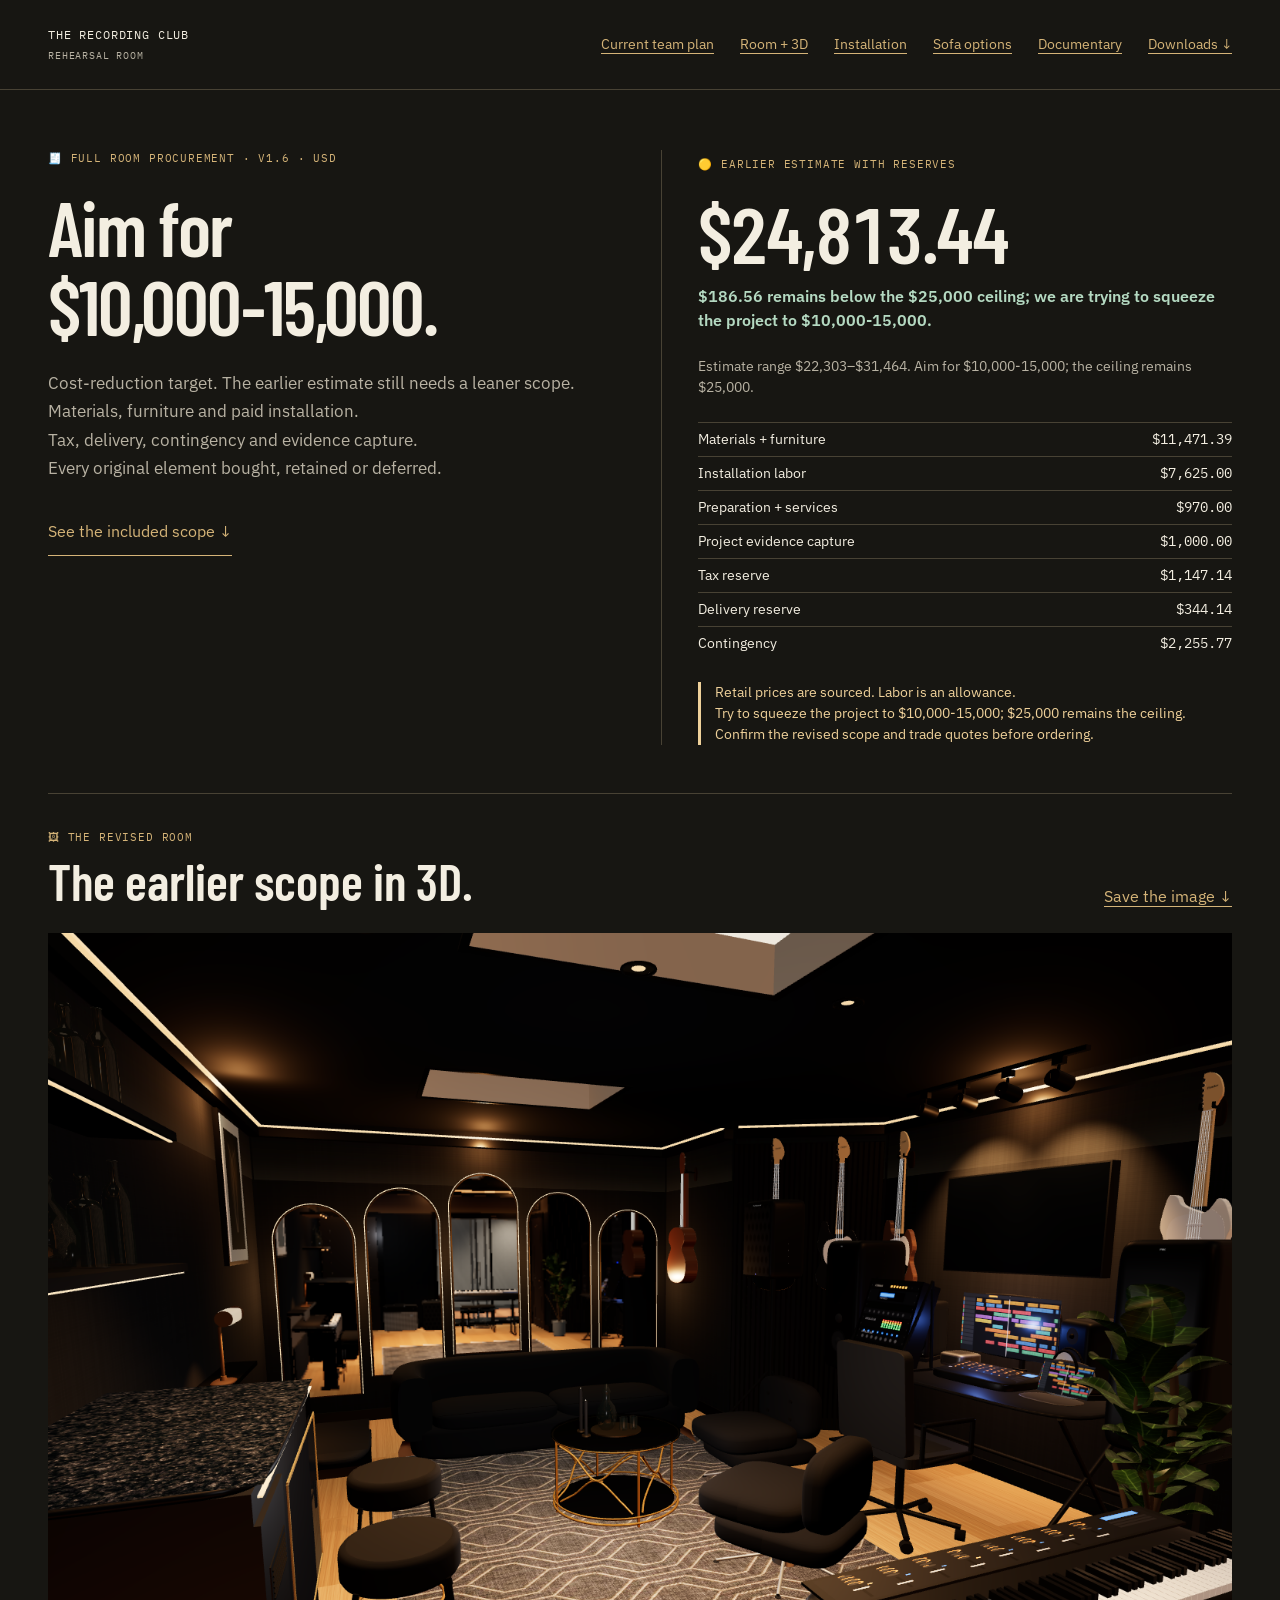
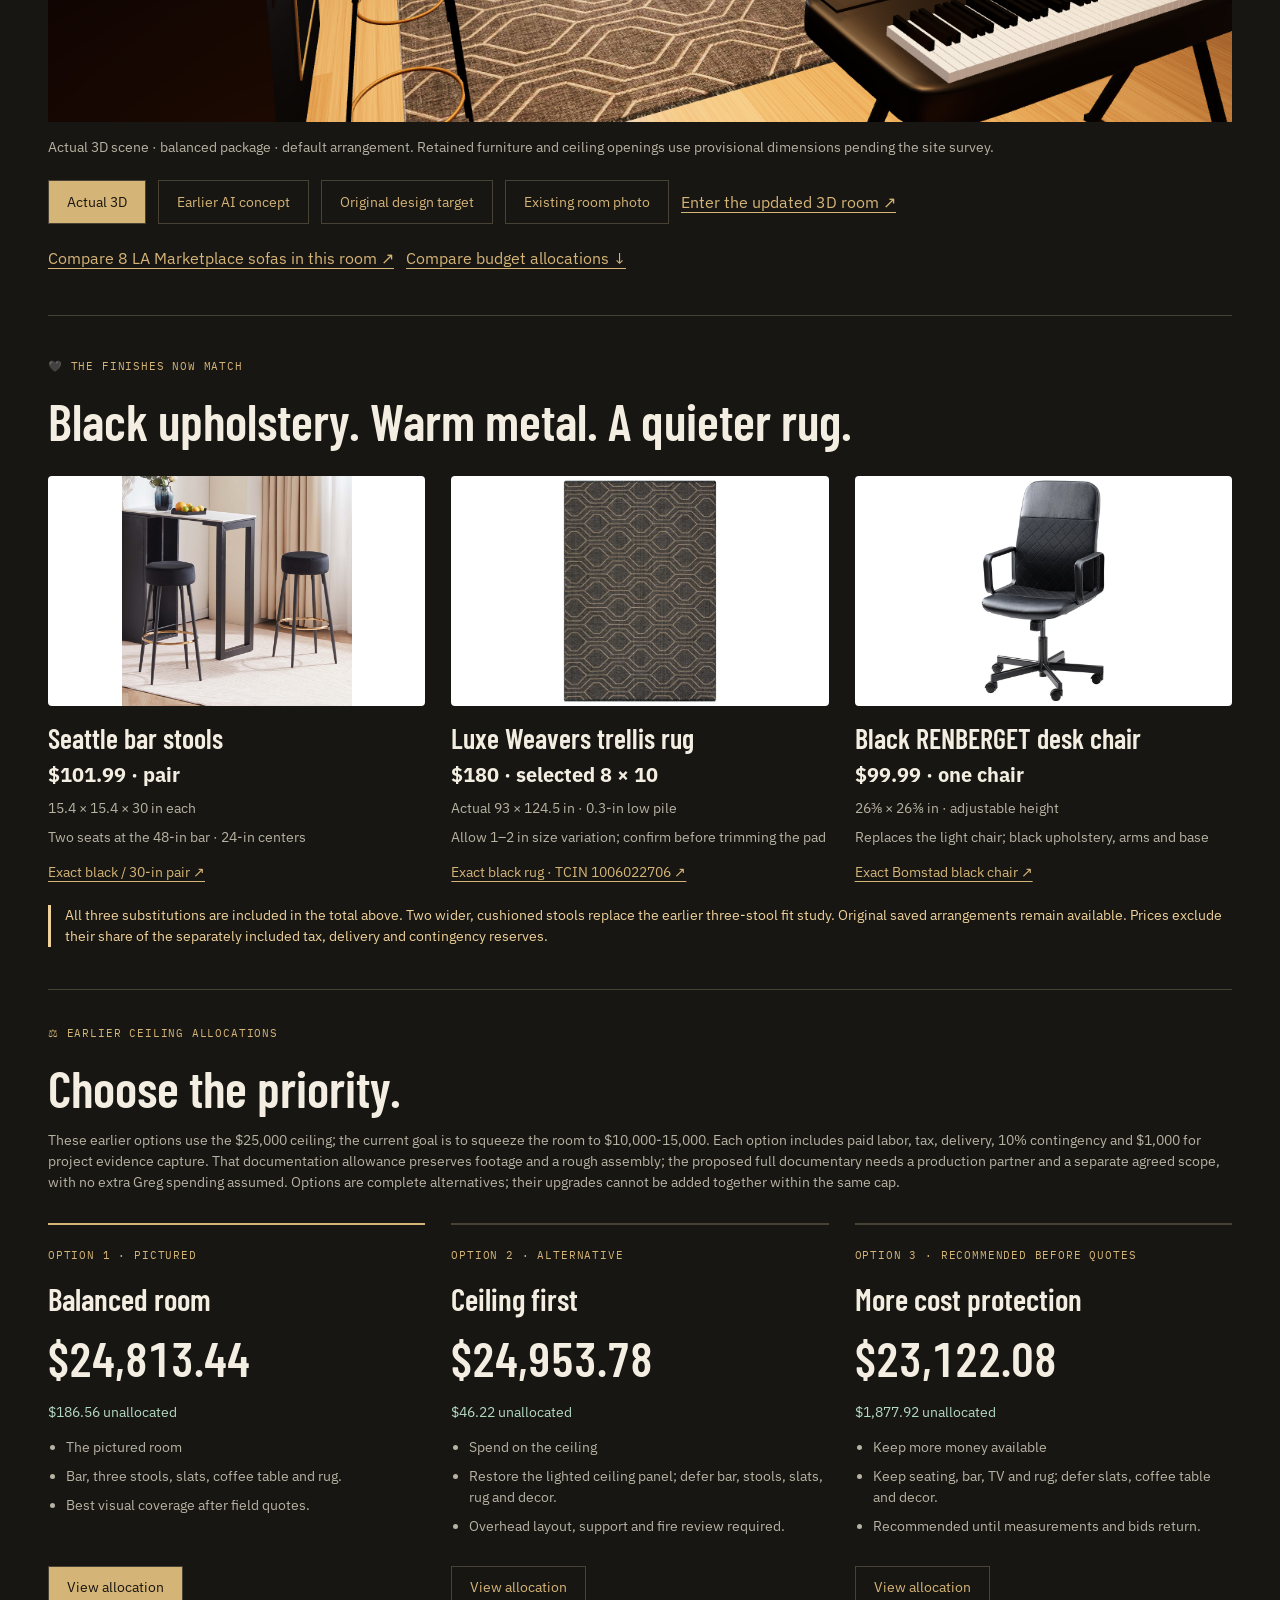
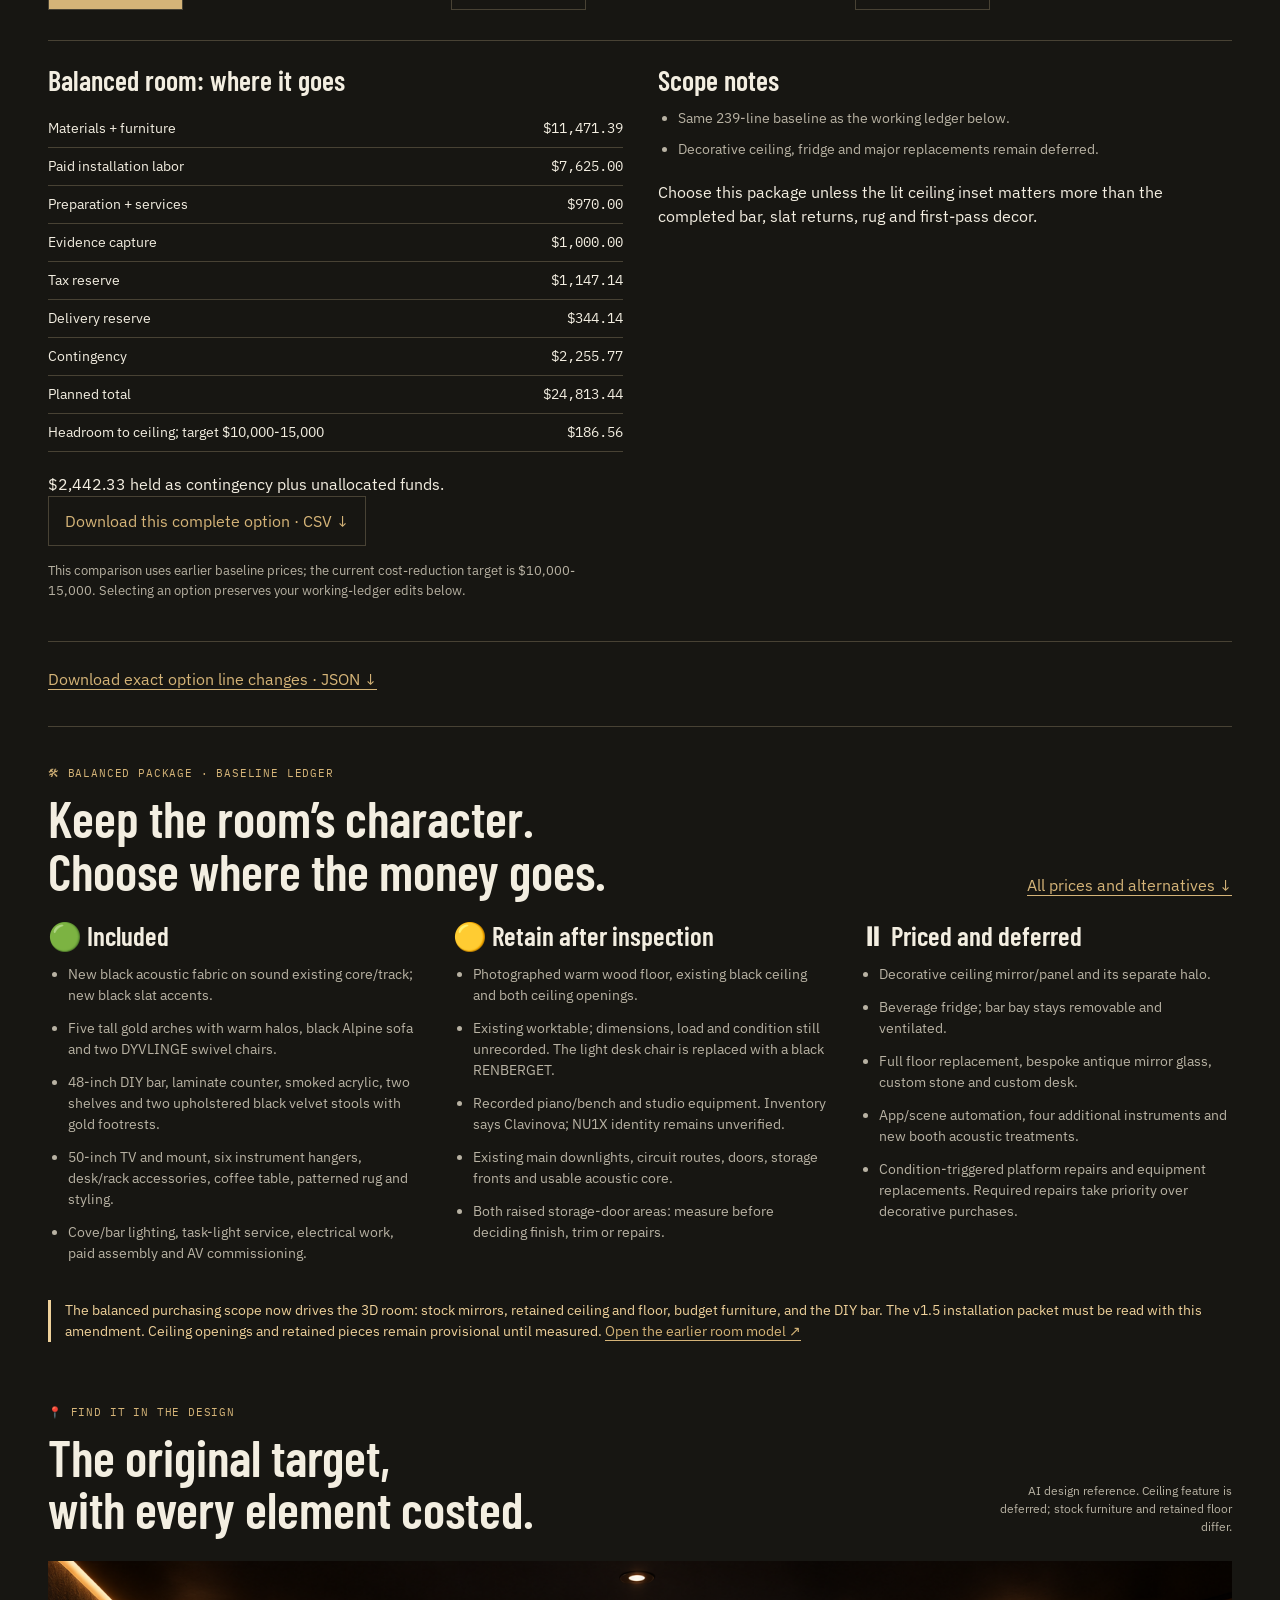
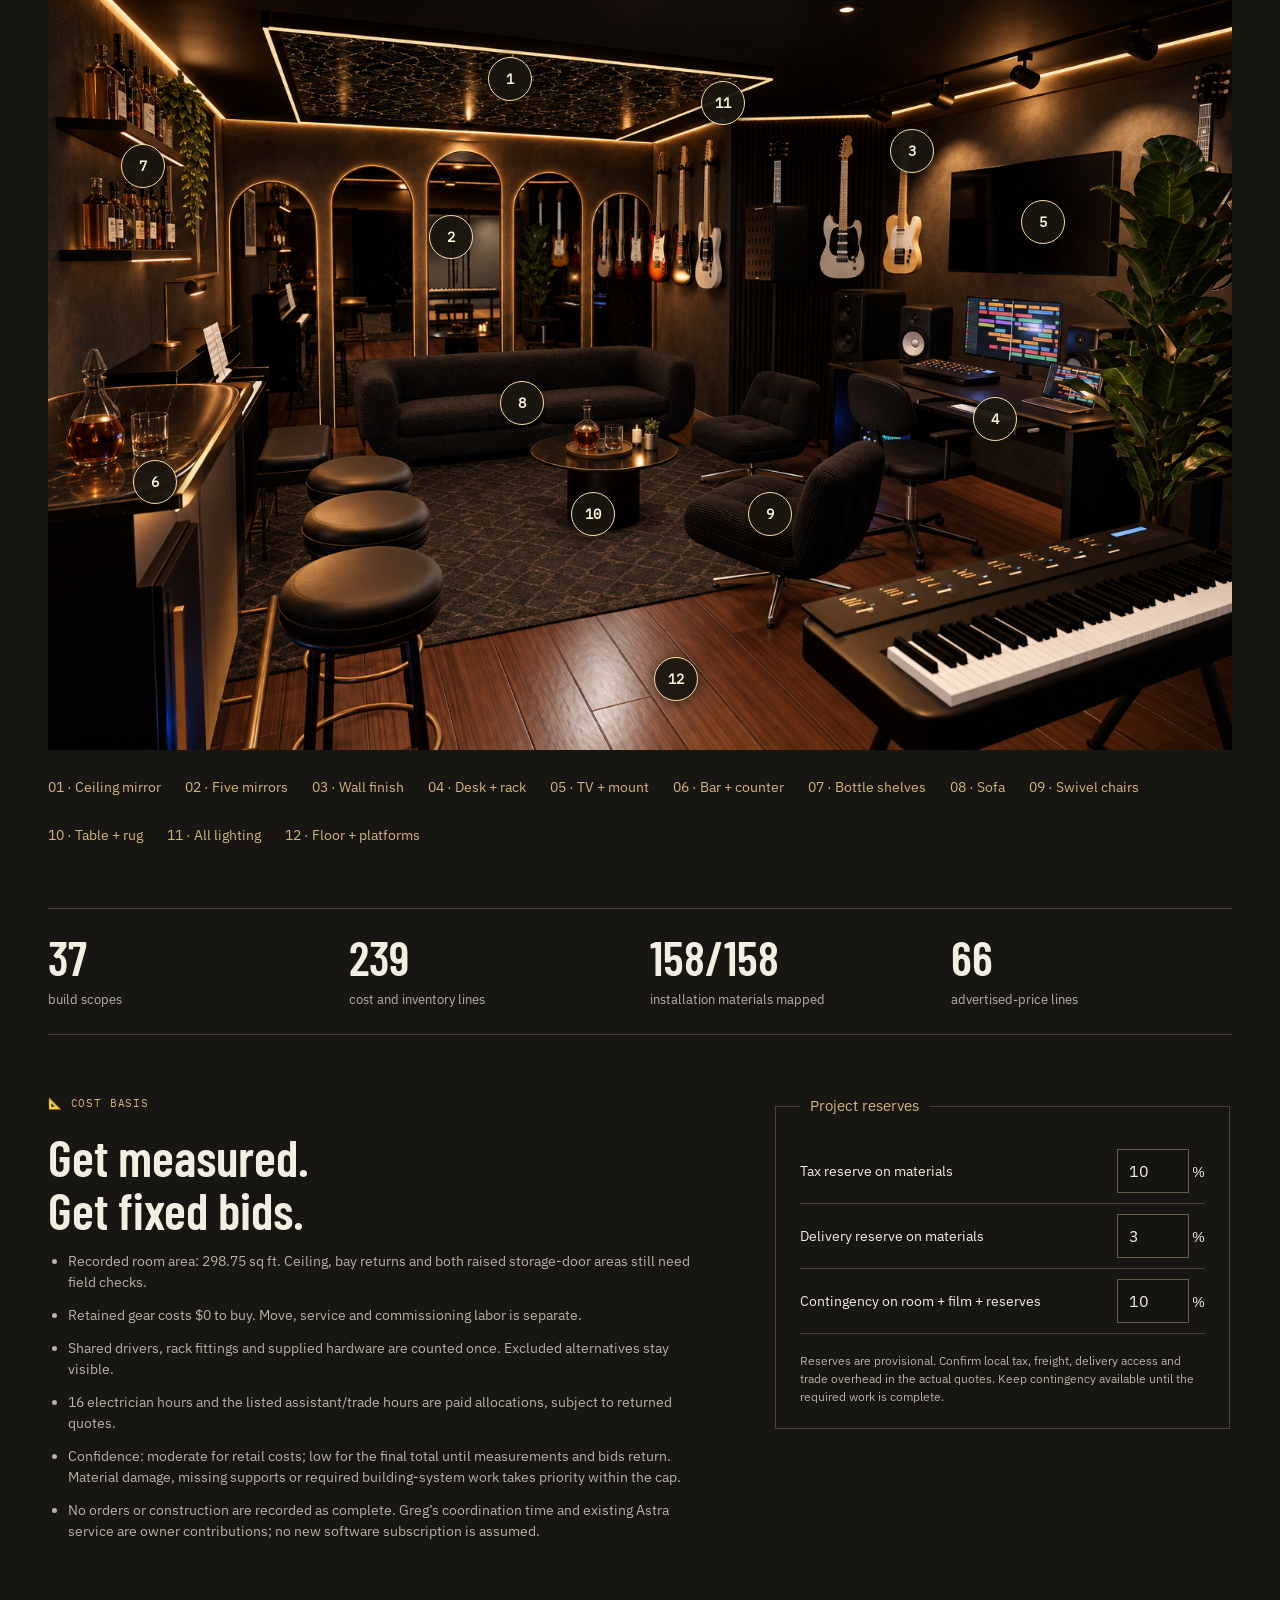
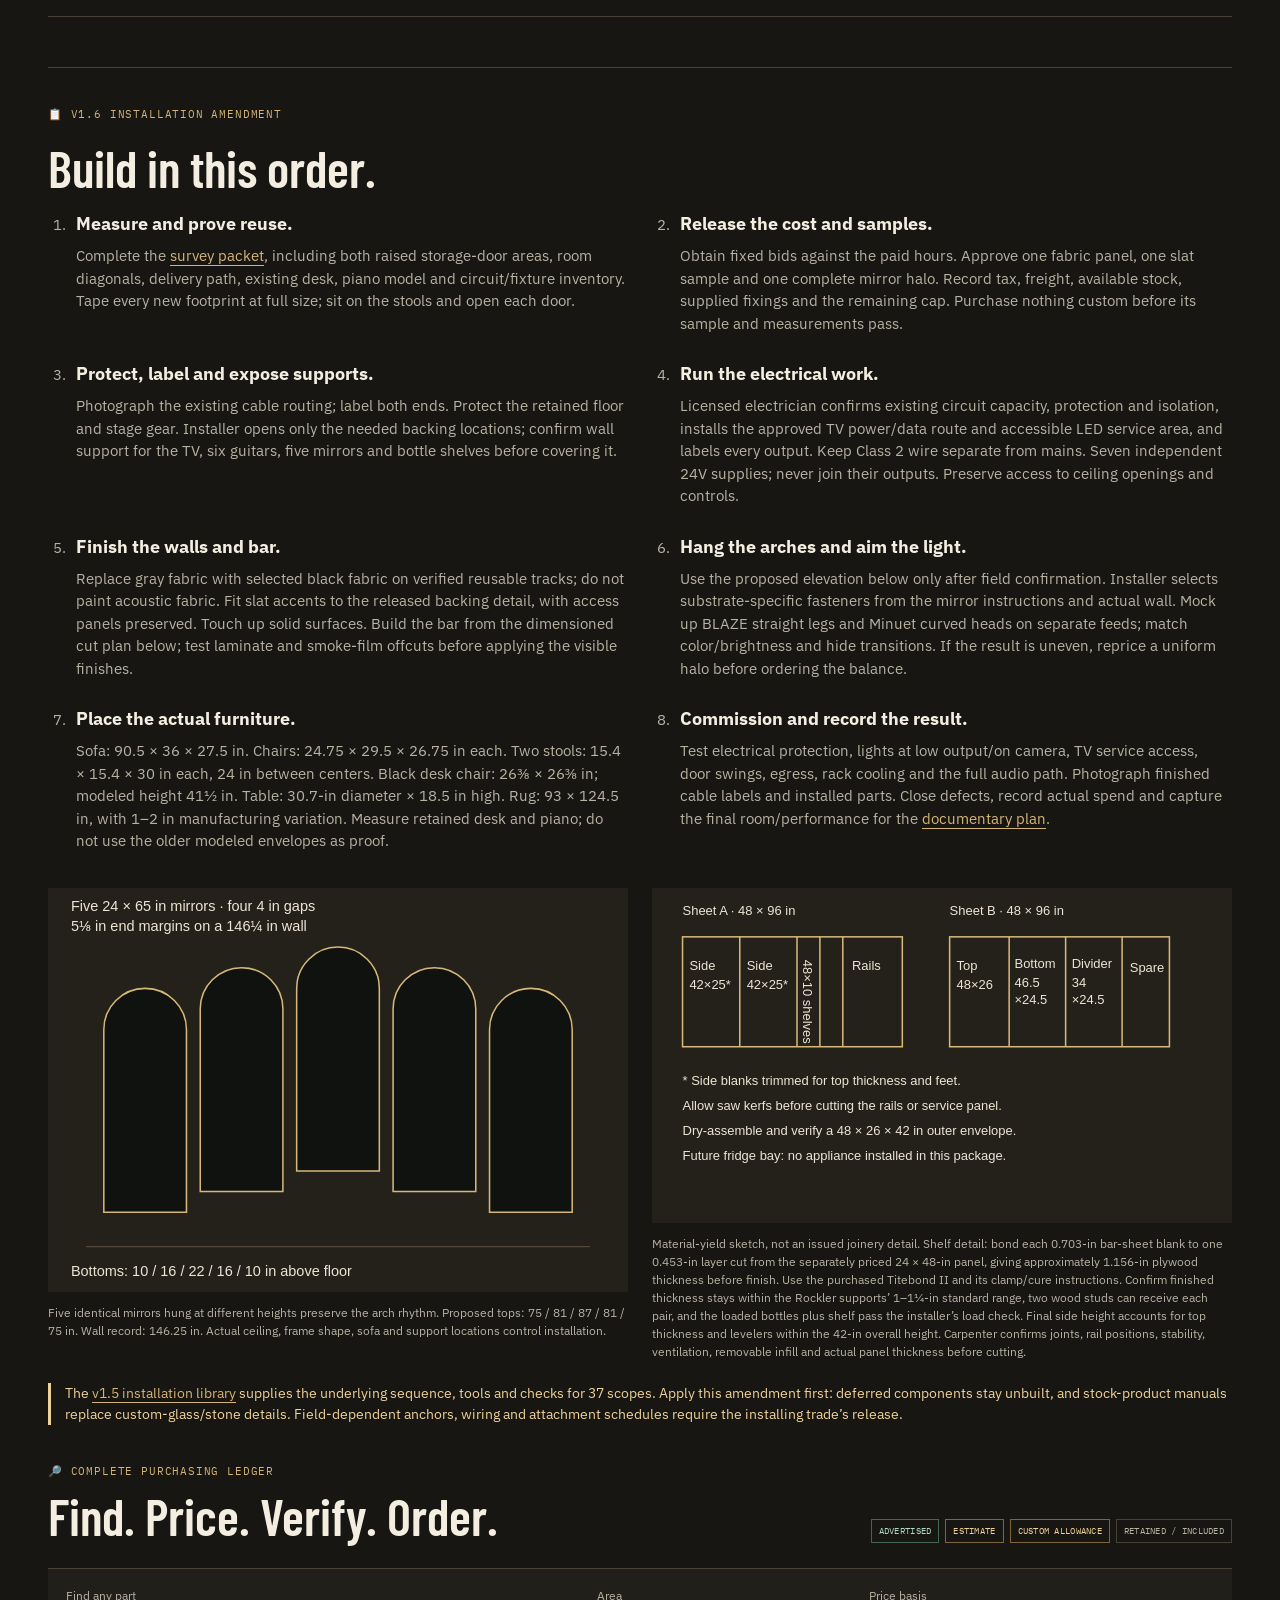
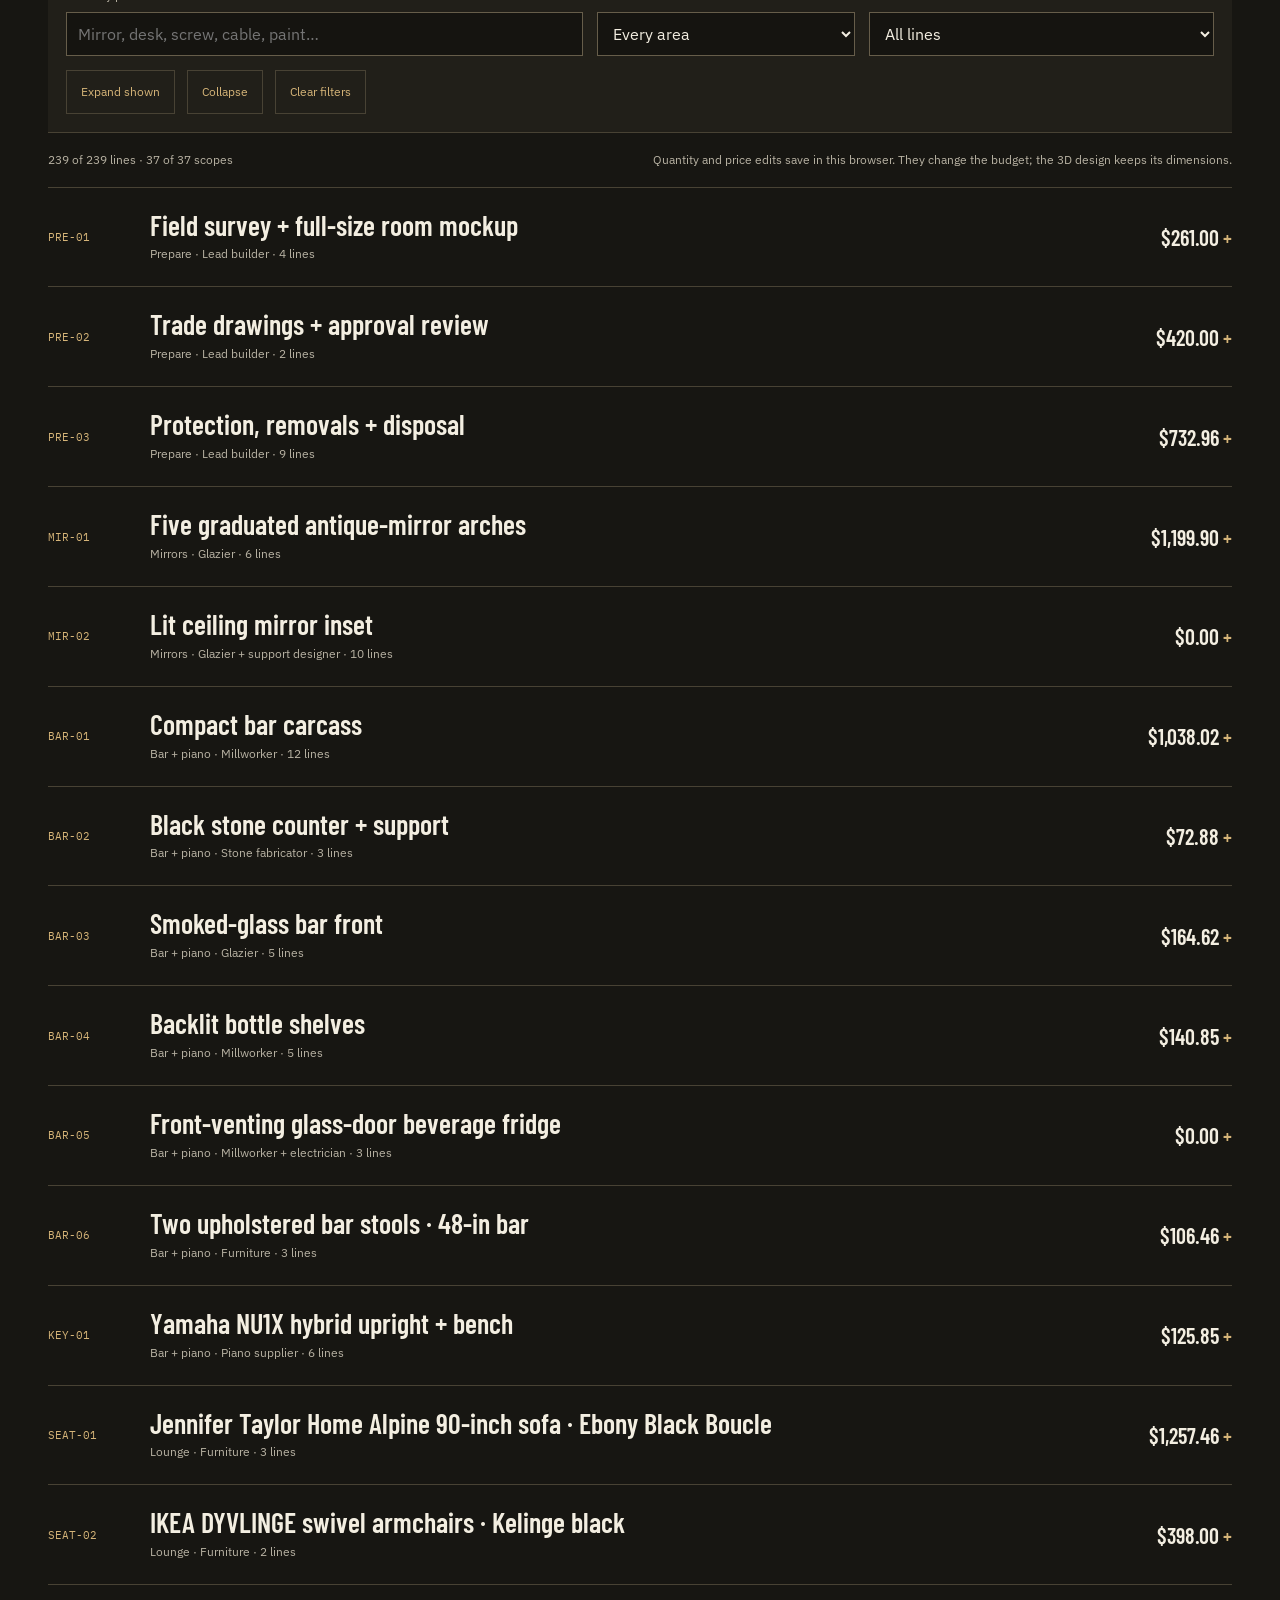
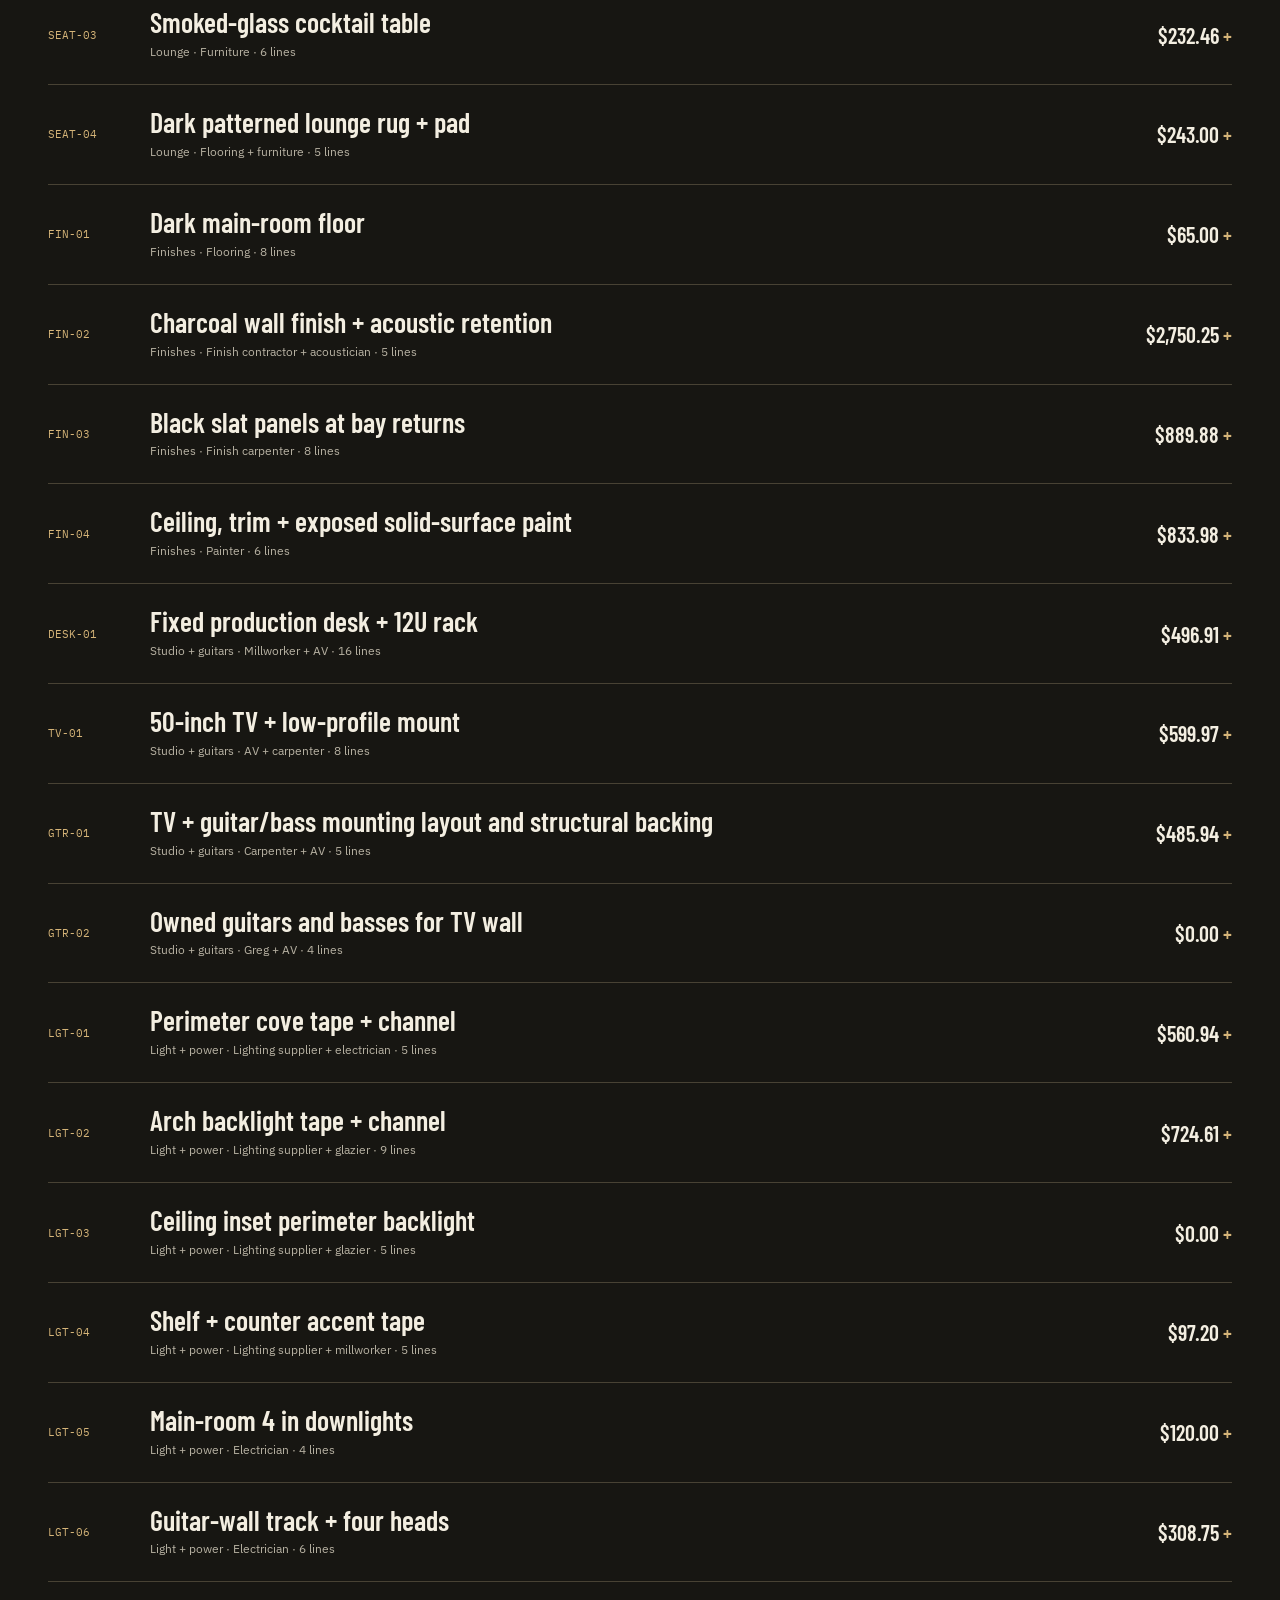
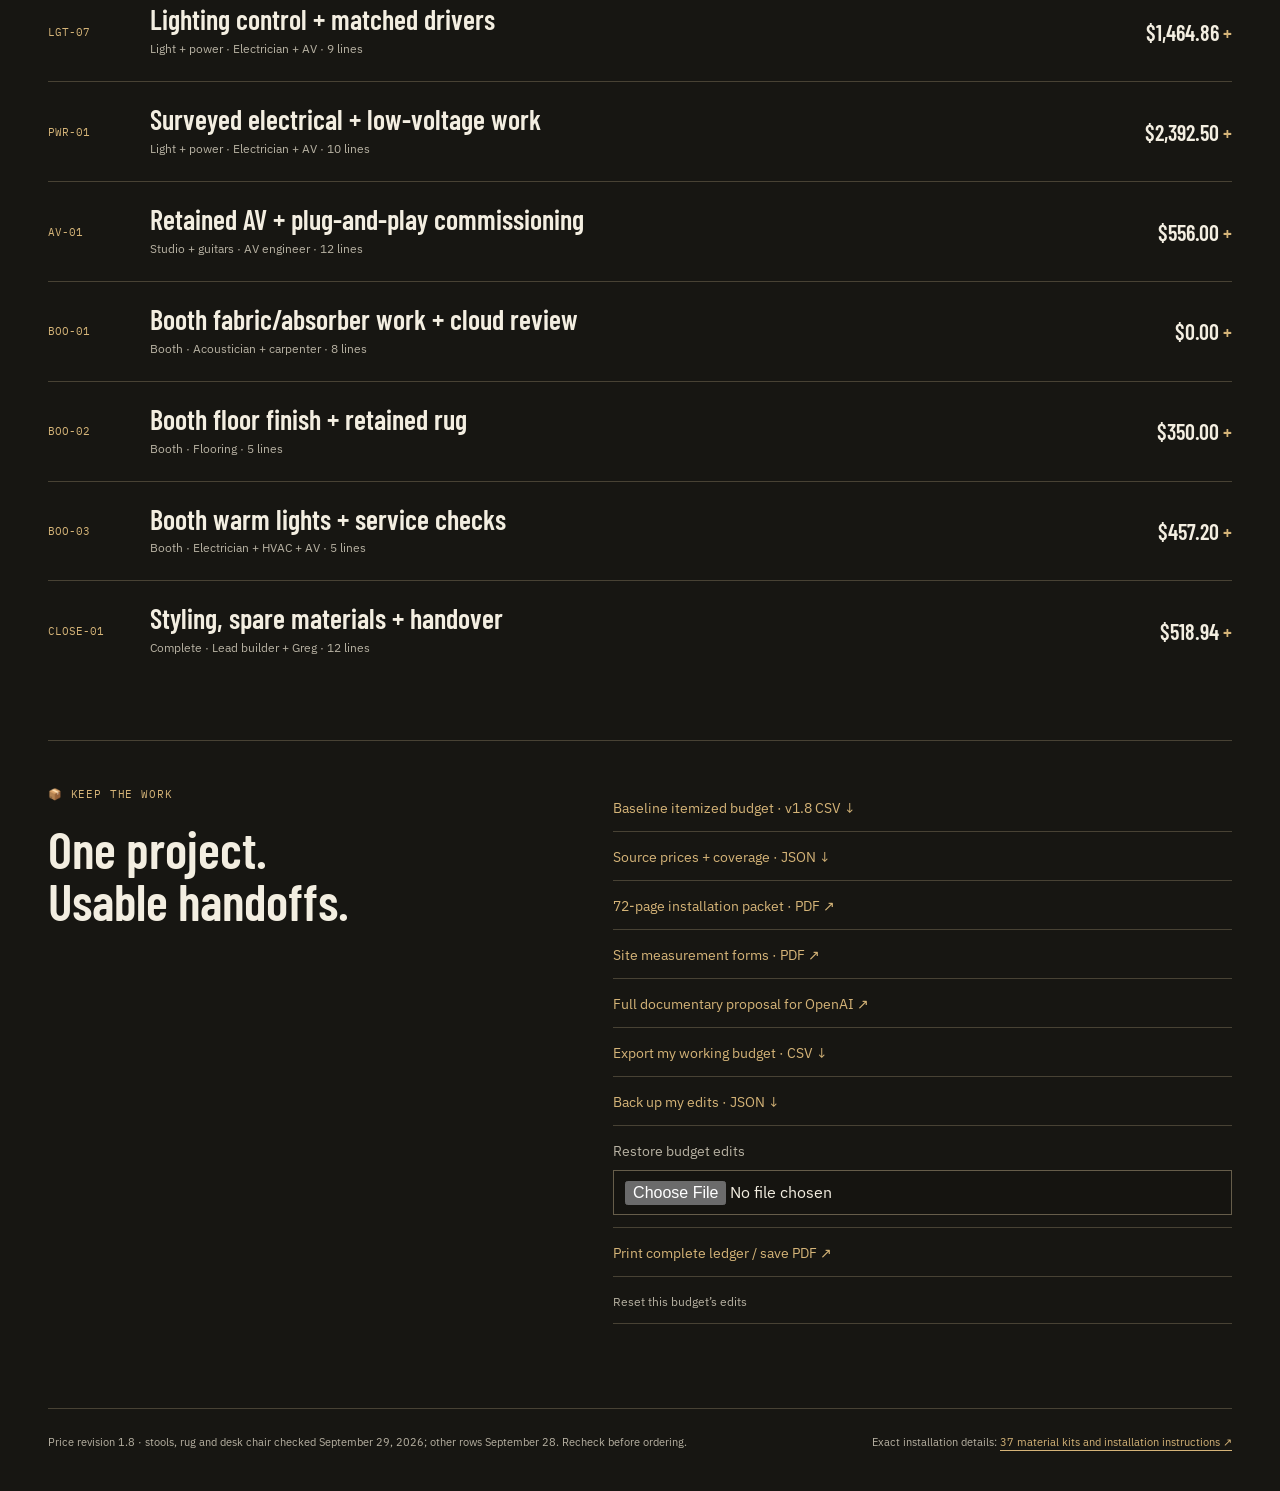
<file: budget-v1.6.html>
<!doctype html>
<html lang="en">
<head><meta charset="utf-8"><meta name="viewport" content="width=device-width,initial-scale=1">
  <meta name="robots" content="noindex, nofollow, noarchive"><meta name="robots" content="noindex,nofollow,noarchive"><title>Every part of the room · Rehearsal budget v1.6</title><link rel="stylesheet" href="budget.css?v=1.9"><script defer src="budget-data.js?v=1.8"></script><script defer src="budget.js?v=1.10"></script><script defer src="budget-options-data.js?v=1.8"></script><script defer src="budget-options.js?v=1.1"></script></head>
<body>
<a class="skip" href="#ledger">Skip to purchasing ledger</a>
<header><a class="brand" href="room-v1.9.html">THE RECORDING CLUB <span>REHEARSAL ROOM</span></a><nav aria-label="Project"><a href="team-plan.html">Current team plan</a><a href="room-v1.9.html">Room + 3D</a><a href="index.html#install">Installation</a><a href="sofa-options-v1.0.html">Sofa options</a><a href="astra-room-documentary-v1.0.html">Documentary</a><a href="#downloads">Downloads ↓</a></nav></header>
<main>
<section class="opening" aria-labelledby="heading"><div><div class="eyebrow">🧾 FULL ROOM PROCUREMENT · V1.6 · USD</div><h1 id="heading">Aim for<br>$10,000-15,000.</h1><div class="intro-list"><span>Cost-reduction target. The earlier estimate still needs a leaner scope.</span><span>Materials, furniture and paid installation.</span><span>Tax, delivery, contingency and evidence capture.</span><span>Every original element bought, retained or deferred.</span></div><a class="action" href="#cap-plan">See the included scope ↓</a></div><div class="budget-summary"><div class="eyebrow" id="total-label">🟡 PLANNING BUDGET WITH RESERVES</div><div class="grand" id="grand-total">Loading…</div><div id="cap-status" role="status" aria-live="polite"></div><div class="baseline-range" id="budget-range"></div><dl id="totals"></dl><div class="status-note">Retail prices are sourced. Labor is an allowance.<br>Try to squeeze the project to $10,000-15,000; $25,000 remains the ceiling. Confirm the revised scope and trade quotes before ordering.</div></div></section>
<section class="budget-visual" aria-labelledby="budget-image-title"><div class="section-heading"><div><div class="eyebrow">🖼 THE REVISED ROOM</div><h2 id="budget-image-title">The earlier scope in 3D.</h2></div><a href="assets/room-3d-budget-v1.9.png" id="concept-download" download>Save the image ↓</a></div><figure><img id="budget-concept-image" src="assets/room-3d-budget-v1.9.png" width="1536" height="1024" alt="Actual budget 3D scene with black Alpine sofa and DYVLINGE chairs, five stock gold arch mirrors, retained honey wood floor, black ceiling openings, bar with shelves above, and desk with wall TV."><figcaption id="budget-concept-caption">Actual 3D scene · balanced package · default arrangement. Retained furniture and ceiling openings use provisional dimensions pending the site survey.</figcaption></figure><div class="concept-controls" aria-label="Compare room images"><button type="button" data-concept="model" aria-pressed="true">Actual 3D</button><button type="button" data-concept="budget" aria-pressed="false">Earlier AI concept</button><button type="button" data-concept="target" aria-pressed="false">Original design target</button><button type="button" data-concept="current" aria-pressed="false">Existing room photo</button><a href="layout.html?arrangement=budget-v1.9#render">Enter the updated 3D room ↗</a><a href="sofa-options-v1.0.html">Compare 8 LA Marketplace sofas in this room ↗</a><a href="#allocations">Compare budget allocations ↓</a></div></section>
<section class="furniture-refresh" aria-labelledby="furniture-refresh-title"><div class="eyebrow">🖤 THE FINISHES NOW MATCH</div><h2 id="furniture-refresh-title">Black upholstery. Warm metal. A quieter rug.</h2><div class="refresh-grid"><article><img src="assets/products/corrigan-seattle-black/retailer-front.jpg" width="800" height="800" loading="lazy" alt="Seattle black velvet stools with black legs and a gold ring footrest"><h3>Seattle bar stools</h3><strong>$101.99 · pair</strong><span>15.4 × 15.4 × 30 in each</span><span>Two seats at the 48-in bar · 24-in centers</span><a href="https://www.wayfair.com/furniture/pdp/corrigan-studio-seattle-14-w-velvet-and-iron-bar-stool-w004329633.html?piid=1846677705%2C1766588926" target="_blank" rel="noopener">Exact black / 30-in pair ↗</a></article><article><img src="assets/products/luxe-weavers-black-trellis/retailer-top.webp" width="1200" height="1200" loading="lazy" alt="Charcoal black rug with a subtle warm taupe geometric lattice"><h3>Luxe Weavers trellis rug</h3><strong>$180 · selected 8 × 10</strong><span>Actual 93 × 124.5 in · 0.3-in low pile</span><span>Allow 1–2 in size variation; confirm before trimming the pad</span><a href="https://www.target.com/p/-/A-1006022706" target="_blank" rel="noopener">Exact black rug · TCIN 1006022706 ↗</a></article><article><img src="assets/products/ikea-renberget-black/official-product.jpg" width="750" height="750" loading="lazy" alt="All-black IKEA RENBERGET rolling desk chair"><h3>Black RENBERGET desk chair</h3><strong>$99.99 · one chair</strong><span>26⅜ × 26⅜ in · adjustable height</span><span>Replaces the light chair; black upholstery, arms and base</span><a href="https://www.ikea.com/us/en/p/renberget-swivel-chair-bomstad-black-40611094/" target="_blank" rel="noopener">Exact Bomstad black chair ↗</a></article></div><div class="status-note">All three substitutions are included in the total above. Two wider, cushioned stools replace the earlier three-stool fit study. Original saved arrangements remain available. Prices exclude their share of the separately included tax, delivery and contingency reserves.</div></section>
<section id="allocations" class="allocations" aria-labelledby="allocations-title"><div class="eyebrow">⚖ EARLIER CEILING ALLOCATIONS</div><h2 id="allocations-title">Choose the priority.</h2><div class="allocation-note">These earlier options use the $25,000 ceiling; the current goal is to squeeze the room to $10,000-15,000. Each option includes paid labor, tax, delivery, 10% contingency and $1,000 for project evidence capture. That documentation allowance preserves footage and a rough assembly; the proposed full documentary needs a production partner and a separate agreed scope, with no extra Greg spending assumed. Options are complete alternatives; their upgrades cannot be added together within the same cap.</div><div id="allocation-cards"></div><div id="allocation-detail" aria-live="polite"></div><a href="research/budget-options-v1.6.json" download>Download exact option line changes · JSON ↓</a></section>
<section id="cap-plan" class="cap-plan" aria-labelledby="cap-plan-title"><div class="section-heading"><div><div class="eyebrow">🛠 BALANCED PACKAGE · BASELINE LEDGER</div><h2 id="cap-plan-title">Keep the room’s character.<br>Choose where the money goes.</h2></div><a href="#ledger">All prices and alternatives ↓</a></div><div class="scope-grid"><div><h3>🟢 Included</h3><ul><li>New black acoustic fabric on sound existing core/track; new black slat accents.</li><li>Five tall gold arches with warm halos, black Alpine sofa and two DYVLINGE swivel chairs.</li><li>48-inch DIY bar, laminate counter, smoked acrylic, two shelves and two upholstered black velvet stools with gold footrests.</li><li>50-inch TV and mount, six instrument hangers, desk/rack accessories, coffee table, patterned rug and styling.</li><li>Cove/bar lighting, task-light service, electrical work, paid assembly and AV commissioning.</li></ul></div><div><h3>🟡 Retain after inspection</h3><ul><li>Photographed warm wood floor, existing black ceiling and both ceiling openings.</li><li>Existing worktable; dimensions, load and condition still unrecorded. The light desk chair is replaced with a black RENBERGET.</li><li>Recorded piano/bench and studio equipment. Inventory says Clavinova; NU1X identity remains unverified.</li><li>Existing main downlights, circuit routes, doors, storage fronts and usable acoustic core.</li><li>Both raised storage-door areas: measure before deciding finish, trim or repairs.</li></ul></div><div><h3>⏸ Priced and deferred</h3><ul><li>Decorative ceiling mirror/panel and its separate halo.</li><li>Beverage fridge; bar bay stays removable and ventilated.</li><li>Full floor replacement, bespoke antique mirror glass, custom stone and custom desk.</li><li>App/scene automation, four additional instruments and new booth acoustic treatments.</li><li>Condition-triggered platform repairs and equipment replacements. Required repairs take priority over decorative purchases.</li></ul></div></div><div class="status-note">The balanced purchasing scope now drives the 3D room: stock mirrors, retained ceiling and floor, budget furniture, and the DIY bar. The v1.5 installation packet must be read with this amendment. Ceiling openings and retained pieces remain provisional until measured. <a href="layout.html?arrangement=budget-v1.9#render">Open the earlier room model ↗</a></div></section>
<section class="room-index" aria-labelledby="room-index-title"><div class="section-heading"><div><div class="eyebrow">📍 FIND IT IN THE DESIGN</div><h2 id="room-index-title">The original target,<br>with every element costed.</h2></div><span>AI design reference. Ceiling feature is deferred; stock furniture and retained floor differ.</span></div><div class="room-image"><img src="assets/room-photo-v1.4.png" width="1536" height="1024" alt="Fuller design reference, including a decorative ceiling feature deferred from the earlier package."><div id="hotspots" aria-label="Room element costs"></div></div><div class="room-links" id="room-links"></div></section>
<section class="coverage" aria-label="Budget coverage"><div><strong id="scope-count">37</strong><span>build scopes</span></div><div><strong id="line-count">—</strong><span>cost and inventory lines</span></div><div><strong id="material-count">—</strong><span>installation materials mapped</span></div><div><strong id="observed-count">—</strong><span>advertised-price lines</span></div></section>
<section class="assumptions" aria-labelledby="assumptions-title"><div><div class="eyebrow">📐 COST BASIS</div><h2 id="assumptions-title">Get measured.<br>Get fixed bids.</h2><ul><li>Recorded room area: 298.75 sq ft. Ceiling, bay returns and both raised storage-door areas still need field checks.</li><li>Retained gear costs $0 to buy. Move, service and commissioning labor is separate.</li><li>Shared drivers, rack fittings and supplied hardware are counted once. Excluded alternatives stay visible.</li><li>16 electrician hours and the listed assistant/trade hours are paid allocations, subject to returned quotes.</li><li>Confidence: moderate for retail costs; low for the final total until measurements and bids return. Material damage, missing supports or required building-system work takes priority within the cap.</li><li>No orders or construction are recorded as complete. Greg’s coordination time and existing Astra service are owner contributions; no new software subscription is assumed.</li></ul></div><fieldset><legend>Project reserves</legend><label>Tax reserve on materials <span><input id="tax-rate" type="number" min="0" max="30" step="0.25" value="10"> %</span></label><label>Delivery reserve on materials <span><input id="delivery-rate" type="number" min="0" max="50" step="0.5" value="3"> %</span></label><label>Contingency on room + film + reserves <span><input id="contingency-rate" type="number" min="0" max="100" step="1" value="10"> %</span></label><small>Reserves are provisional. Confirm local tax, freight, delivery access and trade overhead in the actual quotes. Keep contingency available until the required work is complete.</small></fieldset></section>
<section class="cap-install" id="cap-install" aria-labelledby="cap-install-title"><div class="eyebrow">📋 V1.6 INSTALLATION AMENDMENT</div><h2 id="cap-install-title">Build in this order.</h2><ol class="build-sequence"><li><strong>Measure and prove reuse.</strong> Complete the <a href="exports/site-survey-v1.5.pdf">survey packet</a>, including both raised storage-door areas, room diagonals, delivery path, existing desk, piano model and circuit/fixture inventory. Tape every new footprint at full size; sit on the stools and open each door.</li><li><strong>Release the cost and samples.</strong> Obtain fixed bids against the paid hours. Approve one fabric panel, one slat sample and one complete mirror halo. Record tax, freight, available stock, supplied fixings and the remaining cap. Purchase nothing custom before its sample and measurements pass.</li><li><strong>Protect, label and expose supports.</strong> Photograph the existing cable routing; label both ends. Protect the retained floor and stage gear. Installer opens only the needed backing locations; confirm wall support for the TV, six guitars, five mirrors and bottle shelves before covering it.</li><li><strong>Run the electrical work.</strong> Licensed electrician confirms existing circuit capacity, protection and isolation, installs the approved TV power/data route and accessible LED service area, and labels every output. Keep Class 2 wire separate from mains. Seven independent 24V supplies; never join their outputs. Preserve access to ceiling openings and controls.</li><li><strong>Finish the walls and bar.</strong> Replace gray fabric with selected black fabric on verified reusable tracks; do not paint acoustic fabric. Fit slat accents to the released backing detail, with access panels preserved. Touch up solid surfaces. Build the bar from the dimensioned cut plan below; test laminate and smoke-film offcuts before applying the visible finishes.</li><li><strong>Hang the arches and aim the light.</strong> Use the proposed elevation below only after field confirmation. Installer selects substrate-specific fasteners from the mirror instructions and actual wall. Mock up BLAZE straight legs and Minuet curved heads on separate feeds; match color/brightness and hide transitions. If the result is uneven, reprice a uniform halo before ordering the balance.</li><li><strong>Place the actual furniture.</strong> Sofa: 90.5 × 36 × 27.5 in. Chairs: 24.75 × 29.5 × 26.75 in each. Two stools: 15.4 × 15.4 × 30 in each, 24 in between centers. Black desk chair: 26⅜ × 26⅜ in; modeled height 41½ in. Table: 30.7-in diameter × 18.5 in high. Rug: 93 × 124.5 in, with 1–2 in manufacturing variation. Measure retained desk and piano; do not use the older modeled envelopes as proof.</li><li><strong>Commission and record the result.</strong> Test electrical protection, lights at low output/on camera, TV service access, door swings, egress, rack cooling and the full audio path. Photograph finished cable labels and installed parts. Close defects, record actual spend and capture the final room/performance for the <a href="astra-room-documentary-v1.0.html">documentary plan</a>.</li></ol><div class="drawing-pair"><figure><svg viewBox="0 0 760 530" role="img" aria-label="Five 24 by 65 inch stock mirrors on the recorded 146.25 inch wall"><rect width="760" height="530" fill="#24211a"/><g stroke="#d6b879" stroke-width="2" fill="#10120f"><path d="M73.13 424.87V185.69a54.15 54.15 0 0 1 108.31 0v239.18z"/><path d="M199.49 397.79V158.62a54.15 54.15 0 0 1 108.31 0v239.18z"/><path d="M325.85 370.72V131.54a54.15 54.15 0 0 1 108.31 0v239.18z"/><path d="M452.21 397.79V158.62a54.15 54.15 0 0 1 108.31 0v239.18z"/><path d="M578.56 424.87V185.69a54.15 54.15 0 0 1 108.31 0v239.18z"/></g><path d="M50 470H710" stroke="#70624a"/><g fill="#ece5d5" font-family="Arial,sans-serif" font-size="19"><text x="30" y="30">Five 24 × 65 in mirrors · four 4 in gaps</text><text x="30" y="56">5⅛ in end margins on a 146¼ in wall</text><text x="30" y="508">Bottoms: 10 / 16 / 22 / 16 / 10 in above floor</text></g></svg><figcaption>Five identical mirrors hung at different heights preserve the arch rhythm. Proposed tops: 75 / 81 / 87 / 81 / 75 in. Wall record: 146.25 in. Actual ceiling, frame shape, sofa and support locations control installation.</figcaption></figure><figure><svg viewBox="0 0 760 440" role="img" aria-label="Proposed plywood nesting for two 48 by 96 inch sheets"><rect width="760" height="440" fill="#24211a"/><g fill="none" stroke="#d6b879" stroke-width="2"><rect x="40" y="64" width="288" height="144"/><path d="M115 64v144M190 64v144M220 64v144M250 64v144"/><rect x="390" y="64" width="288" height="144"/><path d="M468 64v144M542 64v144M616 64v144"/></g><g fill="#ece5d5" font-family="Arial,sans-serif" font-size="17"><text x="40" y="36">Sheet A · 48 × 96 in</text><text x="390" y="36">Sheet B · 48 × 96 in</text><text x="49" y="108">Side</text><text x="49" y="133">42×25*</text><text x="124" y="108">Side</text><text x="124" y="133">42×25*</text><text x="198" y="94" transform="rotate(90 198 94)">48×10 shelves</text><text x="262" y="108">Rails</text><text x="399" y="108">Top</text><text x="399" y="133">48×26</text><text x="475" y="105">Bottom</text><text x="475" y="130">46.5</text><text x="475" y="152">×24.5</text><text x="550" y="105">Divider</text><text x="550" y="130">34</text><text x="550" y="152">×24.5</text><text x="626" y="110">Spare</text><text x="40" y="258">* Side blanks trimmed for top thickness and feet.</text><text x="40" y="291">Allow saw kerfs before cutting the rails or service panel.</text><text x="40" y="324">Dry-assemble and verify a 48 × 26 × 42 in outer envelope.</text><text x="40" y="357">Future fridge bay: no appliance installed in this package.</text></g></svg><figcaption>Material-yield sketch, not an issued joinery detail. Shelf detail: bond each 0.703-in bar-sheet blank to one 0.453-in layer cut from the separately priced 24 × 48-in panel, giving approximately 1.156-in plywood thickness before finish. Use the purchased Titebond II and its clamp/cure instructions. Confirm finished thickness stays within the Rockler supports’ 1–1¼-in standard range, two wood studs can receive each pair, and the loaded bottles plus shelf pass the installer’s load check. Final side height accounts for top thickness and levelers within the 42-in overall height. Carpenter confirms joints, rail positions, stability, ventilation, removable infill and actual panel thickness before cutting.</figcaption></figure></div><div class="status-note">The <a href="index.html#install">v1.5 installation library</a> supplies the underlying sequence, tools and checks for 37 scopes. Apply this amendment first: deferred components stay unbuilt, and stock-product manuals replace custom-glass/stone details. Field-dependent anchors, wiring and attachment schedules require the installing trade’s release.</div></section>
<section id="ledger" aria-labelledby="ledger-title"><div class="section-heading"><div><div class="eyebrow">🔎 COMPLETE PURCHASING LEDGER</div><h2 id="ledger-title">Find. Price. Verify. Order.</h2></div><div class="legend"><span class="badge observed">Advertised</span><span class="badge budget-estimate">Estimate</span><span class="badge custom-allowance">Custom allowance</span><span class="badge retained">Retained / included</span></div></div><div class="filters"><label class="search-label">Find any part<input type="search" id="search" placeholder="Mirror, desk, screw, cable, paint…" autocomplete="off"></label><label>Area<select id="group-filter"><option value="all">Every area</option></select></label><label>Price basis<select id="type-filter"><option value="all">All lines</option><option value="observed">Advertised prices</option><option value="estimate">Estimates + custom</option><option value="retained">Retained + included</option><option value="excluded">Excluded alternatives</option><option value="edited">My changes</option></select></label><div class="filter-actions"><button id="expand-all">Expand shown</button><button id="collapse-all">Collapse</button><button id="clear-filters">Clear filters</button></div></div><div class="ledger-note"><span id="result-count" role="status" aria-live="polite"></span><span>Quantity and price edits save in this browser. They change the budget; the 3D design keeps its dimensions.</span></div><div id="scopes"></div><div id="empty" hidden>No matching parts. Clear the filters to see the whole room.</div></section>
<section id="downloads" class="downloads" aria-labelledby="downloads-title"><div><div class="eyebrow">📦 KEEP THE WORK</div><h2 id="downloads-title">One project.<br>Usable handoffs.</h2></div><div class="download-links"><a href="exports/rehearsal-room-budget-v1.8.csv" download>Baseline itemized budget · v1.8 CSV ↓</a><a href="research/room-budget-v1.6.json" download>Source prices + coverage · JSON ↓</a><a href="exports/rehearsal-room-build-guide-v1.5.pdf" target="_blank" rel="noopener">72-page installation packet · PDF ↗</a><a href="exports/site-survey-v1.5.pdf" target="_blank" rel="noopener">Site measurement forms · PDF ↗</a><a href="astra-room-documentary-v1.0.html">Full documentary proposal for OpenAI ↗</a><button id="export-csv">Export my working budget · CSV ↓</button><button id="export-json">Back up my edits · JSON ↓</button><label class="import-label">Restore budget edits <input type="file" id="import-json" accept="application/json,.json"></label><button id="print-budget">Print complete ledger / save PDF ↗</button><button id="reset-budget" class="subtle">Reset this budget’s edits</button><div id="save-status" role="status" aria-live="polite"></div></div></section>
<footer><span>Price revision 1.8 · stools, rug and desk chair checked September 29, 2026; other rows September 28. Recheck before ordering.</span><span>Exact installation details: <a href="index.html#install">37 material kits and installation instructions ↗</a></span></footer>
</main></body></html>
</file>
<file: documentary.css>
@font-face {
  font-family: "Plex Sans";
  src: url("assets/plex-sans.woff2") format("woff2");
  font-display: swap;
}

@font-face {
  font-family: "Plex Mono";
  src: url("assets/plex-mono.woff2") format("woff2");
  font-display: swap;
}

@font-face {
  font-family: "Barlow Condensed";
  src: url("assets/barlow-condensed.woff2") format("woff2");
  font-display: swap;
}

:root {
  --paper: #f5f1e8;
  --paper-deep: #eae4d7;
  --ink: #1d211e;
  --muted: #68685f;
  --brass: #917540;
  --rule: #cfc9ba;
  --verified: #315d49;
  --pending: #8a5b18;
  --reader: 790px;
  --rail: 224px;
  --gutter: clamp(20px, 4vw, 64px);
}

* {
  box-sizing: border-box;
}

html {
  scroll-behavior: smooth;
  background: var(--paper);
  color: var(--ink);
}

body {
  margin: 0;
  min-width: 320px;
  overflow-x: hidden;
  background:
    linear-gradient(90deg, transparent 0, transparent calc(100% - 1px), rgba(29, 33, 30, 0.045) calc(100% - 1px)) 0 0 / 24px 24px,
    var(--paper);
  font-family: "Plex Sans", Arial, sans-serif;
  font-size: 17px;
  line-height: 1.58;
  text-rendering: optimizeLegibility;
  -webkit-font-smoothing: antialiased;
  -webkit-tap-highlight-color: rgba(145, 117, 64, 0.2);
}

a {
  color: #604813;
  text-decoration-color: rgba(96, 72, 19, 0.5);
  text-decoration-thickness: 1px;
  text-underline-offset: 0.18em;
  overflow-wrap: anywhere;
  touch-action: manipulation;
}

a:hover {
  color: #372809;
  text-decoration-color: currentColor;
}

a:focus-visible,
summary:focus-visible,
[tabindex="0"]:focus-visible {
  outline: 3px solid var(--brass);
  outline-offset: 4px;
}

img {
  display: block;
  max-width: 100%;
  height: auto;
}

.skip-link {
  position: fixed;
  z-index: 100;
  inset: 12px auto auto 12px;
  padding: 10px 14px;
  transform: translateY(-180%);
  background: var(--ink);
  color: var(--paper);
  font: 700 14px/1 "Plex Sans", Arial, sans-serif;
}

.skip-link:focus {
  transform: translateY(0);
}

.proposal-cover {
  position: relative;
  min-height: min(920px, 100svh);
  padding: max(24px, env(safe-area-inset-top)) var(--gutter) 56px;
  border-bottom: 1px solid var(--ink);
}

.cover-topline,
.cover-status,
.section-kicker,
.figure-label,
.table-label,
.meta-label,
.contents-title,
.document-footer {
  font-family: "Plex Mono", ui-monospace, monospace;
  font-size: 0.73rem;
  font-weight: 700;
  letter-spacing: 0.095em;
  line-height: 1.3;
  text-transform: uppercase;
}

.cover-topline {
  display: flex;
  justify-content: space-between;
  gap: 18px;
  padding-bottom: 12px;
  border-bottom: 1px solid var(--rule);
  color: var(--muted);
}

.cover-grid {
  display: grid;
  grid-template-columns: minmax(0, 1fr);
  gap: 34px;
  max-width: 1500px;
  margin: 48px auto 0;
}

.cover-copy {
  min-width: 0;
}

.recipient {
  margin: 0 0 18px;
  color: var(--muted);
  font: 700 0.78rem/1.2 "Plex Mono", ui-monospace, monospace;
  letter-spacing: 0.12em;
  text-transform: uppercase;
}

h1,
h2,
h3 {
  margin: 0;
  font-family: "Barlow Condensed", "Arial Narrow", sans-serif;
  font-weight: 700;
  line-height: 0.92;
  text-wrap: balance;
}

h1 {
  max-width: 1100px;
  font-size: clamp(5rem, 8.8vw, 9.2rem);
  letter-spacing: -0.035em;
}

.cover-subtitle {
  max-width: 1180px;
  margin: 26px 0 0;
  color: #333831;
  font-size: clamp(1.07rem, 1.7vw, 1.36rem);
  font-weight: 500;
  line-height: 1.42;
  text-wrap: pretty;
}

.cover-facts {
  display: grid;
  grid-template-columns: repeat(3, minmax(0, 1fr));
  margin-top: 0;
  border-top: 1px solid var(--ink);
  border-bottom: 1px solid var(--ink);
}

.cover-fact {
  min-width: 0;
  padding: 18px 16px 17px 0;
}

.cover-fact + .cover-fact {
  padding-left: 16px;
  border-left: 1px solid var(--rule);
}

.cover-fact strong {
  display: block;
  font: 700 clamp(1.7rem, 3vw, 2.7rem)/0.95 "Barlow Condensed", "Arial Narrow", sans-serif;
  letter-spacing: -0.01em;
  font-variant-numeric: tabular-nums;
}

.cover-fact span {
  display: block;
  margin-top: 7px;
  color: var(--muted);
  font: 700 0.68rem/1.25 "Plex Mono", ui-monospace, monospace;
  letter-spacing: 0.07em;
  text-transform: uppercase;
}

.cover-actions {
  display: flex;
  flex-wrap: wrap;
  gap: 10px;
  margin-top: 24px;
}

.download-link {
  display: inline-flex;
  min-height: 44px;
  align-items: center;
  justify-content: center;
  padding: 11px 15px;
  border: 1px solid var(--ink);
  background: transparent;
  color: var(--ink);
  font: 700 0.78rem/1 "Plex Sans", Arial, sans-serif;
  letter-spacing: 0.04em;
  text-decoration: none;
}

.download-link:first-child {
  background: var(--ink);
  color: var(--paper);
}

.download-link:hover {
  background: var(--brass);
  border-color: var(--brass);
  color: #fff;
}

.cover-status {
  display: flex;
  gap: 8px;
  align-items: center;
  margin-top: 18px;
  color: var(--pending);
}

.status-mark {
  display: inline-grid;
  width: 19px;
  height: 19px;
  place-items: center;
  flex: 0 0 auto;
  border: 1px solid currentColor;
  border-radius: 50%;
}

.cover-visuals {
  display: grid;
  grid-template-columns: repeat(2, minmax(0, 1fr));
  gap: 16px;
}

.cover-visuals figure,
.story-figure {
  margin: 0;
}

.cover-frame {
  display: grid;
  gap: 10px;
  min-width: 0;
}

.cover-frame img {
  width: 100%;
  height: clamp(250px, 32vw, 460px);
  object-fit: cover;
  background: var(--paper-deep);
}

.cover-frame:first-child img {
  filter: saturate(0.82) contrast(0.98);
}

.figure-label {
  padding: 0;
  color: var(--muted);
}

.cover-bottom {
  display: grid;
  gap: 0;
}

.document-layout {
  display: grid;
  grid-template-columns: var(--rail) minmax(0, 1fr);
  gap: clamp(38px, 5vw, 88px);
  max-width: 1320px;
  margin: 0 auto;
  padding: 0 var(--gutter);
}

.contents-rail {
  position: sticky;
  top: 0;
  align-self: start;
  max-height: 100svh;
  overflow-y: auto;
  padding: 54px 12px 54px 0;
  overscroll-behavior: contain;
  scrollbar-width: thin;
}

.contents-title {
  display: block;
  padding-bottom: 11px;
  border-bottom: 1px solid var(--ink);
  color: var(--muted);
}

.contents-rail ol,
.mobile-contents ol {
  margin: 0;
  padding: 0;
  list-style: none;
  counter-reset: contents;
}

.contents-rail li,
.mobile-contents li {
  counter-increment: contents;
  border-bottom: 1px solid var(--rule);
}

.contents-rail a,
.mobile-contents a {
  display: grid;
  grid-template-columns: 2.2em minmax(0, 1fr);
  min-height: 40px;
  align-items: start;
  padding: 9px 0;
  color: var(--ink);
  font-size: 0.78rem;
  font-weight: 650;
  line-height: 1.28;
  text-decoration: none;
}

.contents-rail a::before,
.mobile-contents a::before {
  content: counter(contents, decimal-leading-zero);
  color: var(--brass);
  font-family: "Plex Mono", ui-monospace, monospace;
  font-size: 0.65rem;
  font-variant-numeric: tabular-nums;
}

.contents-rail a:hover,
.mobile-contents a:hover {
  color: #604813;
}

.mobile-contents {
  display: none;
  margin: 26px 0 0;
  border-top: 1px solid var(--ink);
  border-bottom: 1px solid var(--ink);
}

.mobile-contents summary {
  min-height: 48px;
  padding: 13px 0;
  cursor: pointer;
  font: 700 0.78rem/1.2 "Plex Mono", ui-monospace, monospace;
  letter-spacing: 0.08em;
  list-style-position: inside;
  text-transform: uppercase;
  touch-action: manipulation;
}

.document-main {
  min-width: 0;
  padding-bottom: 110px;
}

.document-deck {
  max-width: var(--reader);
  margin: 0;
  padding: 72px 0 68px;
  border-bottom: 1px solid var(--ink);
  font: 600 clamp(1.4rem, 2.4vw, 2rem)/1.28 "Plex Sans", Arial, sans-serif;
  letter-spacing: -0.015em;
  text-wrap: pretty;
}

.status-statement {
  display: grid;
  grid-template-columns: 150px minmax(0, 1fr);
  gap: 22px;
  max-width: var(--reader);
  padding: 22px 0;
  border-bottom: 1px solid var(--ink);
  color: var(--muted);
  font-size: 0.86rem;
  line-height: 1.5;
}

.status-statement strong {
  color: var(--pending);
  font: 700 0.72rem/1.3 "Plex Mono", ui-monospace, monospace;
  letter-spacing: 0.07em;
  text-transform: uppercase;
}

.proposal-section {
  max-width: var(--reader);
  padding: 78px 0 76px;
  border-bottom: 1px solid var(--rule);
  scroll-margin-top: 18px;
}

.section-kicker {
  display: flex;
  align-items: center;
  gap: 10px;
  margin-bottom: 14px;
  color: var(--brass);
}

.section-kicker::before {
  width: 28px;
  height: 1px;
  flex: 0 0 auto;
  background: currentColor;
  content: "";
}

.proposal-section h2 {
  max-width: 760px;
  font-size: clamp(2.7rem, 5.5vw, 5rem);
  letter-spacing: -0.025em;
}

.section-lead {
  max-width: 700px;
  margin: 20px 0 0;
  color: #393e38;
  font-size: clamp(1.08rem, 1.5vw, 1.28rem);
  font-weight: 600;
  line-height: 1.45;
  text-wrap: pretty;
}

.section-body {
  display: grid;
  grid-template-columns: minmax(0, 1fr);
  min-width: 0;
  gap: 24px;
  margin-top: 38px;
}

.text-block {
  max-width: 720px;
  overflow-wrap: anywhere;
  color: #2f342f;
  text-wrap: pretty;
}

.text-block + .text-block {
  padding-top: 22px;
  border-top: 1px solid var(--rule);
}

.document-list {
  display: grid;
  gap: 0;
  max-width: 740px;
  margin: 0;
  padding: 0;
  list-style: none;
  border-top: 1px solid var(--ink);
}

.document-list li {
  position: relative;
  padding: 14px 0 14px 26px;
  border-bottom: 1px solid var(--rule);
}

.document-list li::before {
  position: absolute;
  top: 22px;
  left: 2px;
  width: 7px;
  height: 7px;
  background: var(--brass);
  content: "";
}

.table-region {
  width: 100%;
  min-width: 0;
  max-width: 100%;
  overflow-x: auto;
  overscroll-behavior-x: contain;
  border-top: 2px solid var(--ink);
  border-bottom: 1px solid var(--ink);
  background: rgba(245, 241, 232, 0.92);
  scrollbar-width: thin;
}

.table-label {
  position: absolute;
  width: 1px;
  height: 1px;
  overflow: hidden;
  clip: rect(0 0 0 0);
  clip-path: inset(50%);
  white-space: nowrap;
}

table {
  width: 100%;
  min-width: 680px;
  border-collapse: collapse;
  font-size: 0.82rem;
  line-height: 1.42;
  table-layout: fixed;
}

th,
td {
  padding: 12px 14px 13px 0;
  border-bottom: 1px solid var(--rule);
  vertical-align: top;
  overflow-wrap: anywhere;
  text-align: left;
}

th + th,
td + td {
  padding-left: 14px;
  border-left: 1px solid var(--rule);
}

th {
  background: rgba(234, 228, 215, 0.55);
  color: var(--ink);
  font: 700 0.68rem/1.25 "Plex Mono", ui-monospace, monospace;
  letter-spacing: 0.055em;
  text-transform: uppercase;
}

tbody tr:last-child td {
  border-bottom: 0;
}

td:first-child {
  font-weight: 650;
}

td {
  font-variant-numeric: tabular-nums;
}

.story-figure {
  width: 100%;
  max-width: 100%;
  padding-top: 8px;
}

.story-figure img {
  width: 100%;
  max-height: 610px;
  object-fit: cover;
  border: 1px solid var(--rule);
  background: var(--paper-deep);
}

.story-figure figcaption {
  max-width: 700px;
  padding: 10px 0 0;
  color: var(--muted);
  font: 700 0.7rem/1.45 "Plex Mono", ui-monospace, monospace;
  letter-spacing: 0.03em;
  text-transform: uppercase;
}

.document-footer {
  display: flex;
  justify-content: space-between;
  gap: 18px;
  max-width: 1320px;
  margin: 0 auto;
  padding: 28px var(--gutter) max(28px, env(safe-area-inset-bottom));
  border-top: 1px solid var(--ink);
  color: var(--muted);
}

@media (max-width: 980px) {
  .proposal-cover {
    min-height: auto;
  }

  .cover-copy {
    max-width: 860px;
  }

  .document-layout {
    display: block;
  }

  .contents-rail {
    display: none;
  }

  .mobile-contents {
    display: block;
  }

  .table-region,
  .story-figure {
    width: 100%;
  }
}

@media (max-width: 620px) {
  body {
    font-size: 16px;
  }

  .cover-topline {
    display: grid;
    gap: 6px;
  }

  .cover-grid {
    margin-top: 34px;
  }

  h1 {
    font-size: clamp(4rem, 23vw, 7rem);
  }

  .cover-facts {
    grid-template-columns: 1fr;
  }

  .cover-fact + .cover-fact {
    padding-left: 0;
    border-top: 1px solid var(--rule);
    border-left: 0;
  }

  .cover-actions {
    display: grid;
  }

  .download-link {
    width: 100%;
  }

  .cover-frame {
    min-height: 0;
  }

  .cover-visuals {
    margin-right: calc(-1 * var(--gutter));
    margin-left: calc(-1 * var(--gutter));
  }

  .document-deck {
    padding: 52px 0;
  }

  .status-statement {
    grid-template-columns: 1fr;
    gap: 8px;
  }

  .proposal-section {
    padding: 58px 0 56px;
  }

  .proposal-section h2 {
    font-size: clamp(2.7rem, 15vw, 4.2rem);
  }

  .section-body {
    margin-top: 30px;
  }

  .table-region,
  .story-figure {
    width: 100%;
  }

  .document-footer {
    display: grid;
  }
}

@media print {
  body {
    background: #fff;
  }

  .skip-link,
  .contents-rail,
  .mobile-contents,
  .cover-actions {
    display: none !important;
  }

  .proposal-cover {
    min-height: 100vh;
    padding: 0;
  }

  .document-layout {
    display: block;
    max-width: none;
    padding: 0;
  }

  .proposal-section,
  .document-deck {
    max-width: none;
    break-inside: avoid-page;
  }

  .table-region,
  .story-figure {
    width: 100%;
    overflow: visible;
  }
}

@media (prefers-reduced-motion: reduce) {
  html {
    scroll-behavior: auto;
  }

  *,
  *::before,
  *::after {
    animation-duration: 0.01ms !important;
    animation-iteration-count: 1 !important;
    transition-duration: 0.01ms !important;
  }
}
</file>
<file: budget.css>
@font-face{font-family:Plex;src:url('assets/plex-sans.woff2') format('woff2');font-display:swap}@font-face{font-family:Condensed;src:url('assets/barlow-condensed.woff2') format('woff2');font-display:swap}@font-face{font-family:Mono;src:url('assets/plex-mono.woff2') format('woff2');font-display:swap}
:root{color-scheme:dark;--bg:#171612;--panel:#211f19;--ink:#f3eee1;--muted:#b8b2a3;--gold:#d5b478;--line:#484234;--amber:#efd19a;--green:#b4d9c1}*{box-sizing:border-box}html{scroll-behavior:smooth;scroll-padding-top:24px}body{margin:0;background:var(--bg);color:var(--ink);font:16px/1.5 Plex,Arial,sans-serif}button,input,select{font:inherit}button,a,input,select,summary{touch-action:manipulation}a{color:var(--gold);text-decoration-thickness:1px;text-underline-offset:4px}button{cursor:pointer}button:focus-visible,a:focus-visible,input:focus-visible,select:focus-visible,summary:focus-visible{outline:3px solid var(--gold);outline-offset:4px}header{max-width:1480px;margin:auto;padding:26px 48px;border-bottom:1px solid var(--line);display:flex;align-items:center;justify-content:space-between;gap:24px}.brand{font-family:Mono,monospace;font-size:12px;letter-spacing:.07em;text-decoration:none;color:var(--ink)}.brand span{display:block;color:var(--muted);margin-top:4px;font-size:10px}nav{display:flex;gap:26px;flex-wrap:wrap;font-size:14px}main{max-width:1480px;margin:auto;padding:0 48px}h1,h2,h3{font-family:Condensed,Arial,sans-serif;font-weight:600;line-height:1.03;margin:0}h1{font-size:clamp(58px,6vw,92px);letter-spacing:-.025em}h2{font-size:clamp(35px,4vw,52px)}.eyebrow{font-family:Mono,monospace;color:var(--gold);font-size:11px;letter-spacing:.075em;margin-bottom:20px}.opening{display:grid;grid-template-columns:1fr 1.05fr;gap:70px;padding:60px 0 48px}.intro-list{display:grid;margin:26px 0;gap:3px;color:var(--muted);font-size:17px}.action{display:inline-flex;min-height:48px;align-items:center;border-bottom:1px solid var(--gold);text-decoration:none}.budget-summary{padding:6px 0 0 36px;border-left:1px solid var(--line)}.grand{font-family:Condensed,sans-serif;font-size:clamp(64px,7vw,116px);line-height:1;letter-spacing:-.03em;font-variant-numeric:tabular-nums}.baseline-range{margin:12px 0 24px;color:var(--muted);font-size:14px}.budget-summary dl{margin:0}.budget-summary dl div{display:flex;justify-content:space-between;gap:14px;border-top:1px solid var(--line);padding:6px 0;font-size:14px}.budget-summary dd{margin:0;font-family:Mono,monospace}.status-note{border-left:3px solid var(--amber);padding-left:14px;margin-top:22px;color:var(--amber);font-size:14px}.section-heading{display:flex;align-items:end;justify-content:space-between;gap:32px;margin-bottom:25px}.section-heading .eyebrow{margin-bottom:10px}.section-heading>span{font-size:12px;color:var(--muted);max-width:250px;text-align:right}.room-index{padding:24px 0 36px}.room-image{position:relative;line-height:0;overflow:hidden;background:#21170e}.room-image img{width:100%;height:auto}.hotspot{position:absolute;transform:translate(-50%,-50%);border:1px solid #f6dca0;background:#19160ef0;color:#fff4d7;min-width:40px;min-height:40px;border-radius:50%;font:600 14px Mono,monospace;box-shadow:0 2px 14px #0008}.hotspot:hover{background:var(--gold);color:#171612}.room-links{display:flex;flex-wrap:wrap;gap:4px 24px;padding:15px 0}.room-links button{border:0;background:none;color:var(--gold);padding:8px 0;text-align:left;min-height:44px;font-size:14px}.coverage{display:grid;grid-template-columns:repeat(4,1fr);border-block:1px solid var(--line);padding:24px 0;gap:20px}.coverage>div{display:flex;flex-direction:column}.coverage strong{font:48px/1 Condensed,sans-serif}.coverage span{color:var(--muted);font-size:13px;margin-top:9px}.assumptions{display:grid;grid-template-columns:1fr .7fr;gap:70px;padding:60px 0;border-bottom:1px solid var(--line);margin-bottom:50px}.assumptions ul{padding-left:20px;color:var(--muted);font-size:14px;max-width:650px}.assumptions li{margin:12px 0}.assumptions fieldset{align-self:start;border:1px solid var(--line);padding:22px 24px}.assumptions legend{color:var(--gold);padding:0 10px;font-size:15px}.assumptions label{display:flex;justify-content:space-between;gap:18px;align-items:center;padding:10px 0;border-bottom:1px solid var(--line);font-size:14px}.assumptions label span{white-space:nowrap}.assumptions input{width:72px}.assumptions small{display:block;color:var(--muted);font-size:12px;margin-top:18px}.legend{display:flex;gap:6px;flex-wrap:wrap;max-width:430px}.badge{font-family:Mono,monospace;text-transform:uppercase;font-size:9px;letter-spacing:.03em;padding:4px 7px;display:inline-block;border:1px solid var(--line);white-space:normal;line-height:1.5}.observed{color:var(--green);border-color:#416753}.budget-estimate,.custom-allowance{color:var(--amber);border-color:#80643a}.retained,.included{color:var(--muted)}.edited{color:#bbd7f2;border-color:#5e7892}.filters{display:grid;grid-template-columns:1.5fr .75fr 1fr;gap:14px;background:var(--panel);border-block:1px solid var(--line);padding:18px}.filters label{color:var(--muted);font-size:12px;min-width:0}input,select{min-height:44px;padding:9px 11px;border:1px solid #665d4a;background:#151410;color:var(--ink);border-radius:0;max-width:100%}.filters input,.filters select{display:block;margin-top:7px;width:100%}.filter-actions{grid-column:1/-1;display:flex;gap:12px;flex-wrap:wrap}.filter-actions button{font-size:12px;min-height:44px;padding:8px 14px;background:none;border:1px solid var(--line);color:var(--gold)}.ledger-note{padding:18px 0;display:flex;gap:30px;justify-content:space-between;color:var(--muted);font-size:12px}.ledger-note span:last-child{max-width:600px}.scope{border-top:1px solid var(--line)}.scope>summary{list-style:none;padding:23px 0;cursor:pointer;display:grid;grid-template-columns:82px 1fr auto;gap:20px;align-items:center}.scope>summary::-webkit-details-marker{display:none}.scope-id{font:11px Mono,monospace;color:var(--gold)}.scope h3{font-size:28px}.scope .scope-meta{color:var(--muted);font-size:12px;margin-top:6px}.scope-sum{font:22px Condensed,sans-serif;text-align:right;white-space:nowrap}.scope-sum::after{content:' +';color:var(--gold);font-size:20px}.scope[open] .scope-sum::after{content:' −'}.scope-note{display:flex;justify-content:space-between;gap:30px;color:var(--muted);font-size:12px;border-bottom:1px solid var(--line);padding-bottom:18px}.scope-note span{max-width:880px}.price-line{border-bottom:1px solid #373227;padding:20px 0}.line-main{display:grid;grid-template-columns:32px minmax(180px,1fr) 90px 105px 110px;gap:14px;align-items:start}.line-main input[type=checkbox]{min-height:24px;width:22px;height:22px;accent-color:var(--gold);margin-top:8px}.line-title{font-size:16px;font-weight:600}.line-id{font:10px Mono,monospace;color:var(--muted);display:block;margin-bottom:5px}.line-main .badge{margin-top:8px}.number-field label{font-size:10px;color:var(--muted);display:block;margin-bottom:5px}.number-field input{width:100%;padding:8px;min-height:40px;font-family:Mono,monospace;font-size:12px}.line-extended{text-align:right;font:22px Condensed,sans-serif;padding-top:20px}.line-extended small{font:10px Plex,sans-serif;color:var(--muted);display:block}.line-details{margin:12px 0 0 46px}.line-details>summary{cursor:pointer;color:var(--gold);font-size:12px;min-height:38px;display:flex;align-items:center}.line-details dl{display:grid;grid-template-columns:100px 1fr;margin:0;gap:8px 18px;font-size:12px;max-width:1000px}.line-details dt{color:var(--muted)}.line-details dd{margin:0;overflow-wrap:anywhere}.line-details a{overflow-wrap:anywhere}.excluded-line .line-title{color:var(--muted)}.excluded-line .line-extended{color:var(--muted)}#empty{padding:50px 0;color:var(--muted)}.downloads{margin-top:60px;padding:45px 0;border-top:1px solid var(--line);display:grid;grid-template-columns:.8fr 1fr;gap:70px}.download-links{display:grid;gap:3px}.download-links>a,.download-links>button,.import-label{display:block;border:0;border-bottom:1px solid var(--line);background:none;color:var(--gold);padding:12px 0;text-align:left;font-size:14px;text-decoration:none;min-height:44px}.import-label{color:var(--muted)}.import-label input{margin-top:8px;width:100%;font-size:12px}.download-links .subtle{color:var(--muted);font-size:12px}#save-status{min-height:24px;color:var(--green);font-size:12px;margin-top:12px}footer{border-top:1px solid var(--line);padding:25px 0 40px;display:flex;gap:30px;justify-content:space-between;font-size:11px;color:var(--muted)}.skip{position:absolute;top:-80px;padding:10px;background:var(--ink);color:var(--bg);z-index:20}.skip:focus{top:10px}
@media(max-width:900px){header{padding:20px 24px;align-items:start;flex-direction:column;gap:15px}main{padding:0 24px}.opening{gap:32px;padding-top:40px}.budget-summary{padding-left:24px}.grand{font-size:76px}.assumptions{gap:32px}.line-main{grid-template-columns:26px minmax(150px,1fr) 72px 90px 90px;gap:10px}.scope h3{font-size:25px}.downloads{gap:30px}.hotspot{min-width:36px;min-height:36px}}
@media(max-width:620px){header{padding:18px 18px}nav{gap:12px 20px;font-size:12px}main{padding:0 18px}.opening,.assumptions,.downloads{grid-template-columns:1fr;gap:30px}.opening{padding:30px 0}.budget-summary{border-left:0;border-top:1px solid var(--line);padding:26px 0 0}.grand{font-size:88px}.intro-list{font-size:15px}.eyebrow{font-size:10px}.section-heading{align-items:start;flex-direction:column;gap:14px}.section-heading>span{text-align:left}.room-index{padding-top:10px}.hotspot{min-width:28px;min-height:28px;font-size:10px}.room-links{gap:2px 17px}.room-links button{font-size:12px}.coverage{grid-template-columns:1fr 1fr;gap:22px}.coverage strong{font-size:42px}.assumptions{padding:35px 0;margin-bottom:35px}.assumptions fieldset{padding:15px}.filters{grid-template-columns:1fr 1fr;padding:14px}.search-label{grid-column:1/-1}.filter-actions{gap:7px}.filter-actions button{padding:8px;font-size:11px}.ledger-note{flex-direction:column;gap:9px}.scope>summary{grid-template-columns:58px 1fr;gap:12px;padding:20px 0}.scope-sum{grid-column:2;text-align:left;font-size:23px}.scope h3{font-size:26px}.scope-note{flex-direction:column;gap:12px}.line-main{grid-template-columns:24px 1fr 1fr;gap:10px}.line-heading{grid-column:2/-1}.number-field.qty{grid-column:2}.line-extended{grid-column:2/-1;text-align:left;padding-top:0}.line-extended small{display:inline;margin-left:12px}.line-details{margin-left:34px}.line-details dl{grid-template-columns:1fr;gap:3px}.line-details dd{margin-bottom:8px}.downloads{margin-top:35px;padding-top:35px}footer{flex-direction:column;gap:12px}.badge{font-size:9px}}
#cap-status{padding:12px 0;color:var(--green);font-size:16px;font-weight:600}.over-cap .grand,#cap-status.over{color:#ffaaa0}.cap-plan,.cap-install{border-top:1px solid var(--line);padding:38px 0}.scope-grid{display:grid;grid-template-columns:repeat(3,1fr);gap:32px}.scope-grid h3{font-size:27px}.scope-grid ul{padding-left:20px;color:var(--muted);font-size:14px}.scope-grid li{margin:12px 0}.build-sequence{display:grid;grid-template-columns:1fr 1fr;gap:25px 46px;padding-left:22px;color:var(--muted);font-size:15px}.build-sequence li{padding-left:6px}.build-sequence strong{display:block;color:var(--ink);font-size:18px;margin-bottom:8px}.drawing-pair{display:grid;grid-template-columns:1fr 1fr;gap:24px;margin-top:35px}.drawing-pair figure{margin:0}.drawing-pair svg{display:block;width:100%;height:auto}.drawing-pair figcaption{font-size:12px;color:var(--muted);margin-top:12px}.grand{font-size:clamp(58px,6.2vw,96px)}.hotspot{min-width:44px;min-height:44px}.line-main input[type=checkbox]{outline-offset:10px}.number-field input,.filters input,.filters select,.assumptions input,.import-label input{font-size:16px}.line-details>summary{min-height:44px}
.budget-visual,.allocations{padding:35px 0;border-top:1px solid var(--line)}.budget-visual figure{margin:0}.budget-visual img{width:100%;height:auto;display:block}.budget-visual figcaption,.allocation-note{color:var(--muted);font-size:14px;margin:15px 0 22px}.concept-controls{display:flex;flex-wrap:wrap;gap:12px}.concept-controls button,.allocation-card button{min-height:44px;border:1px solid var(--line);padding:10px 18px;background:none;color:var(--gold);font-size:14px}.concept-controls button[aria-pressed=true],.allocation-card button[aria-pressed=true]{background:var(--gold);color:#19160f}.concept-controls a{align-self:center;padding:10px 0}.allocation-grid{display:grid;grid-template-columns:repeat(3,1fr);gap:26px;margin:30px 0}.allocation-card{border-top:2px solid var(--line);padding-top:22px}.allocation-card.selected{border-color:var(--gold)}.allocation-card h3{font-size:31px}.allocation-card .option-total{font:48px/1.3 Condensed,sans-serif;font-variant-numeric:tabular-nums;margin:12px 0}.allocation-card .option-headroom{color:var(--green);font-size:14px}.allocation-card ul{padding-left:18px;color:var(--muted);font-size:14px;min-height:115px}.allocation-card li{margin:8px 0}.allocation-breakdown{border-block:1px solid var(--line);display:grid;grid-template-columns:1fr 1fr;gap:35px;padding:25px 0;margin-bottom:25px}.allocation-breakdown h3{font-size:28px}.allocation-breakdown dl{margin:16px 0}.allocation-breakdown dl div{display:flex;justify-content:space-between;border-bottom:1px solid var(--line);gap:20px;padding:8px 0;font-size:14px}.allocation-breakdown dd{margin:0;font-family:Mono,monospace}.allocation-breakdown ul{font-size:14px;color:var(--muted);padding-left:20px}.allocation-breakdown li{margin:10px 0}.allocation-decision{color:var(--ink);font-size:16px;margin-top:20px}.allocation-breakdown small{display:block;color:var(--muted);margin:15px 0}.allocation-breakdown button{padding:12px 16px;min-height:44px;color:var(--gold);background:none;border:1px solid var(--line)}
@media(max-width:750px){.allocation-grid,.allocation-breakdown{grid-template-columns:1fr}.allocation-card ul{min-height:0}.allocation-card .option-total{font-size:44px}.allocation-breakdown{gap:15px}.concept-controls button{font-size:13px;padding:10px 12px}}
@media(max-width:900px){.scope-grid{grid-template-columns:1fr;gap:16px}.scope-grid ul{columns:2;column-gap:35px}.build-sequence,.drawing-pair{grid-template-columns:1fr}.grand{font-size:65px}}
@media(max-width:620px){.scope-grid ul{columns:1}.grand{font-size:70px}.room-image .hotspot{display:none}.room-links button{min-height:44px}.build-sequence{gap:22px}.cap-plan,.cap-install{padding:30px 0}}
@media(prefers-reduced-motion:reduce){html{scroll-behavior:auto}}
@media print{*{color:#16130f!important;background:transparent!important;box-shadow:none!important}body{font-size:9pt}header,nav,.skip,.action,.room-index,.filters,.ledger-note,.download-links,.import-label,.filter-actions{display:none!important}main{padding:0;max-width:none}.opening{padding:0;gap:25px;grid-template-columns:1fr 1fr}.opening h1{font-size:40pt}.grand{font-size:52pt}.eyebrow{font-size:8pt}.budget-summary{padding:0 0 0 18px}h2{font-size:24pt}.coverage{padding:12px 0}.coverage strong{font-size:27pt}.assumptions{padding:20px 0;margin-bottom:25px;grid-template-columns:1fr 1fr;gap:25px}.assumptions li,.assumptions label,.assumptions small{font-size:8pt}.assumptions input{border:0;min-height:0;padding:0}.scope{break-inside:auto}.scope>summary{padding:12px 0;grid-template-columns:50px 1fr auto;break-after:avoid}.scope h3{font-size:19pt}.scope-note{font-size:8pt;break-after:avoid}.scope-sum{font-size:17pt}.price-line{break-inside:avoid;padding:10px 0}.line-main{grid-template-columns:18px 1fr 62px 74px 70px;gap:10px}.line-title{font-size:10pt}.number-field input{border:0;min-height:20px;padding:0;font-size:9pt}.line-main input[type=checkbox]{display:none}.line-extended{font-size:15pt;padding-top:10px}.line-details{margin-top:4px;margin-left:28px}.line-details>summary{display:none}.line-details dl{font-size:7pt;grid-template-columns:62px 1fr;gap:3px 10px}.line-details dd{margin:0}.badge{font-size:6pt;padding:2px 4px;border-color:#888!important}.downloads{display:none}.scope[hidden],.price-line[hidden]{display:none!important}footer{font-size:7pt;padding:12px 0}.legend{display:none}.intro-list{font-size:10pt;margin:12px 0}.status-note,.baseline-range{font-size:8pt}.budget-summary dl div{font-size:8pt}}
.furniture-refresh{padding:42px 0;border-top:1px solid var(--line)}.refresh-grid{display:grid;grid-template-columns:repeat(3,minmax(0,1fr));gap:26px;margin-top:28px}.refresh-grid article{display:flex;flex-direction:column;gap:8px;min-width:0}.refresh-grid img{width:100%;height:230px;object-fit:contain;background:#fff;border-radius:4px;margin-bottom:10px}.refresh-grid h3{font-size:28px}.refresh-grid strong{font-size:20px;font-variant-numeric:tabular-nums}.refresh-grid span{color:var(--muted);font-size:14px}.refresh-grid a{margin-top:6px;font-size:14px}@media(max-width:680px){.refresh-grid{grid-template-columns:1fr}.refresh-grid img{height:240px}}@media print{.refresh-grid img{height:100px}.refresh-grid{gap:12px}.refresh-grid h3{font-size:16pt}}
</file>
